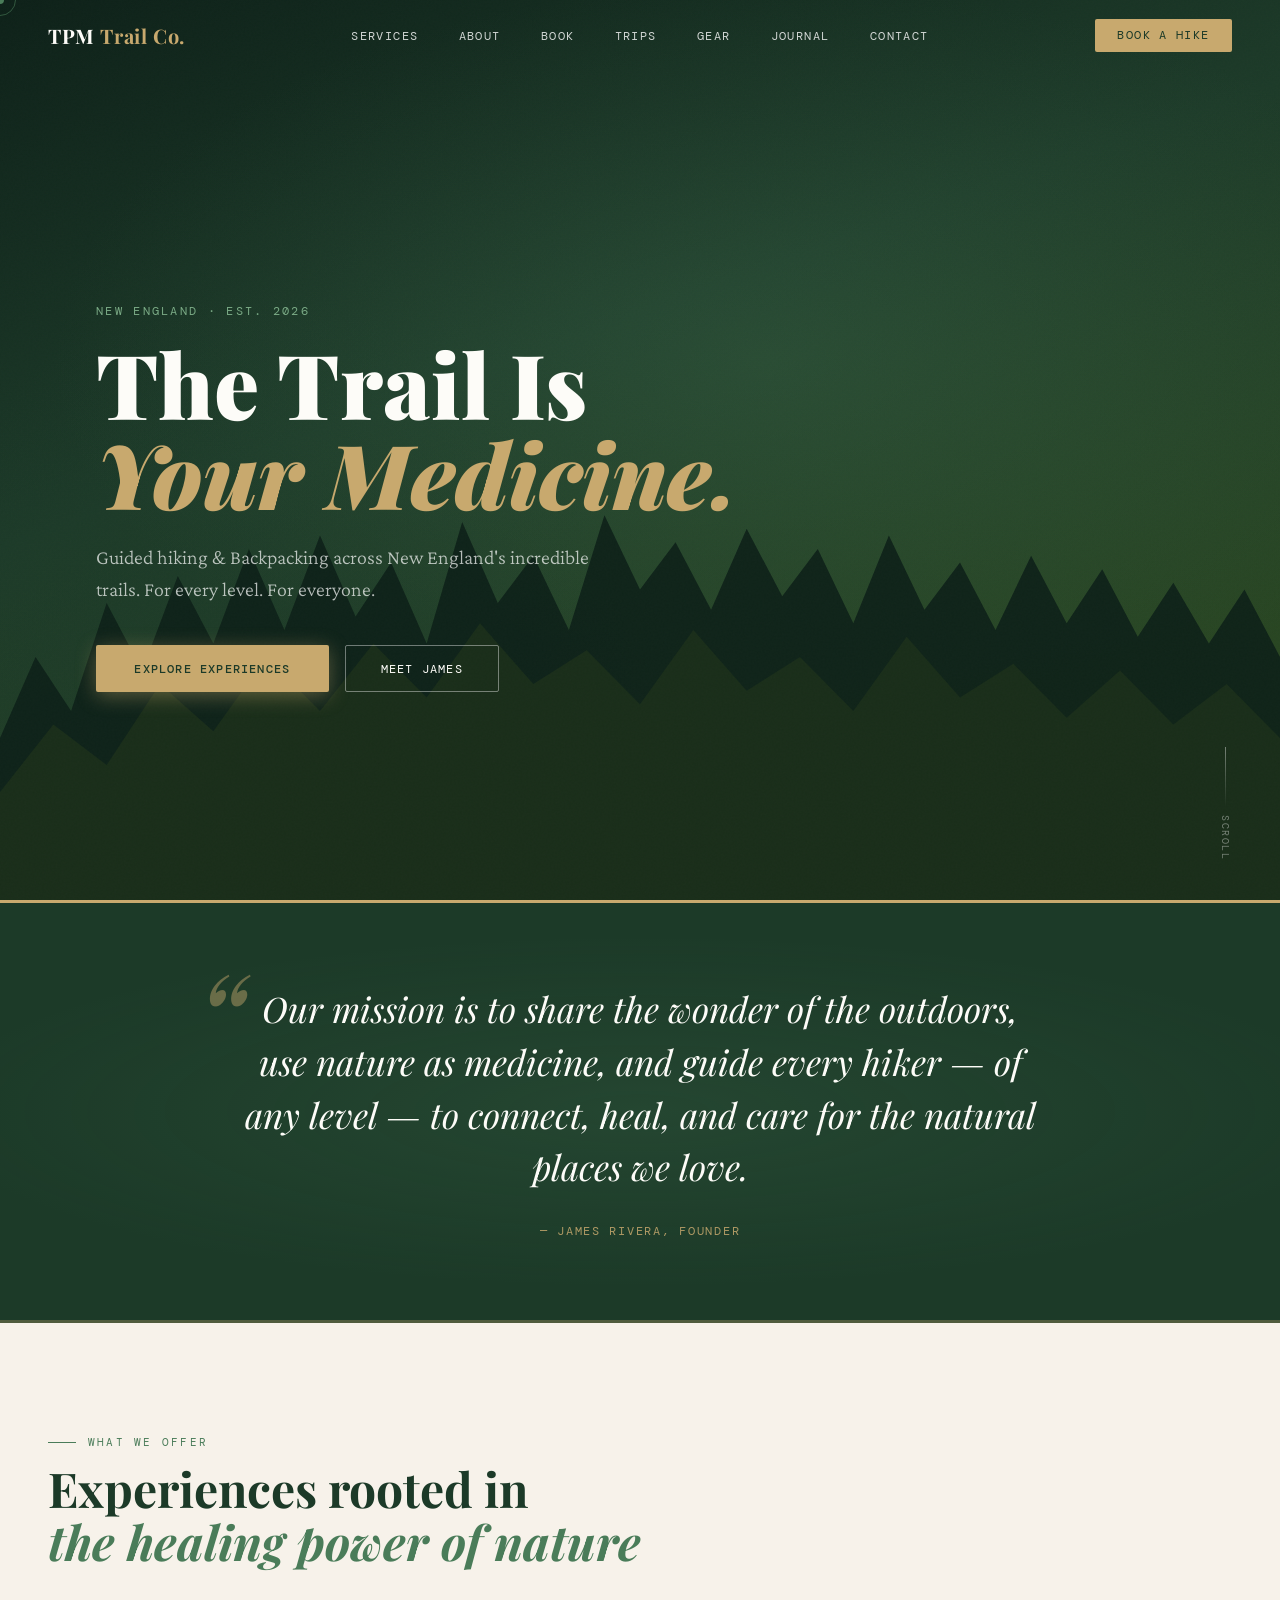
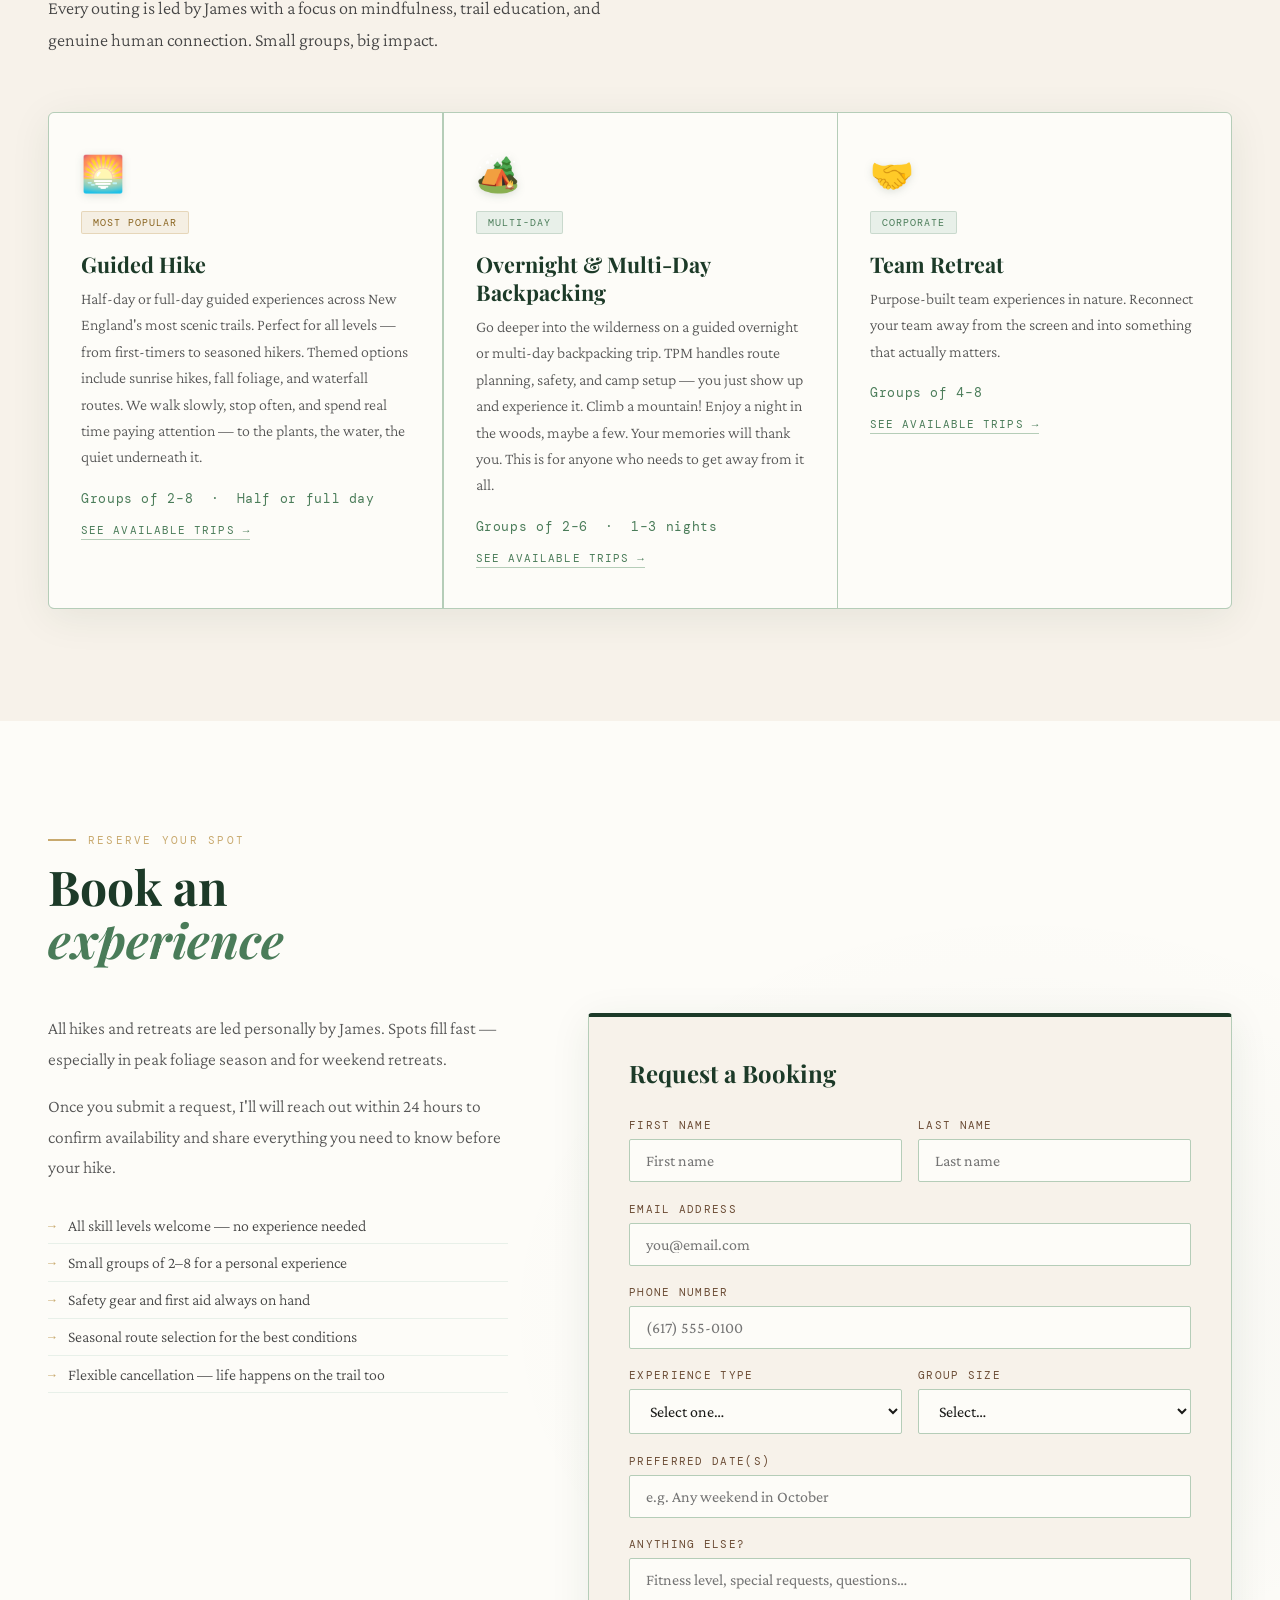
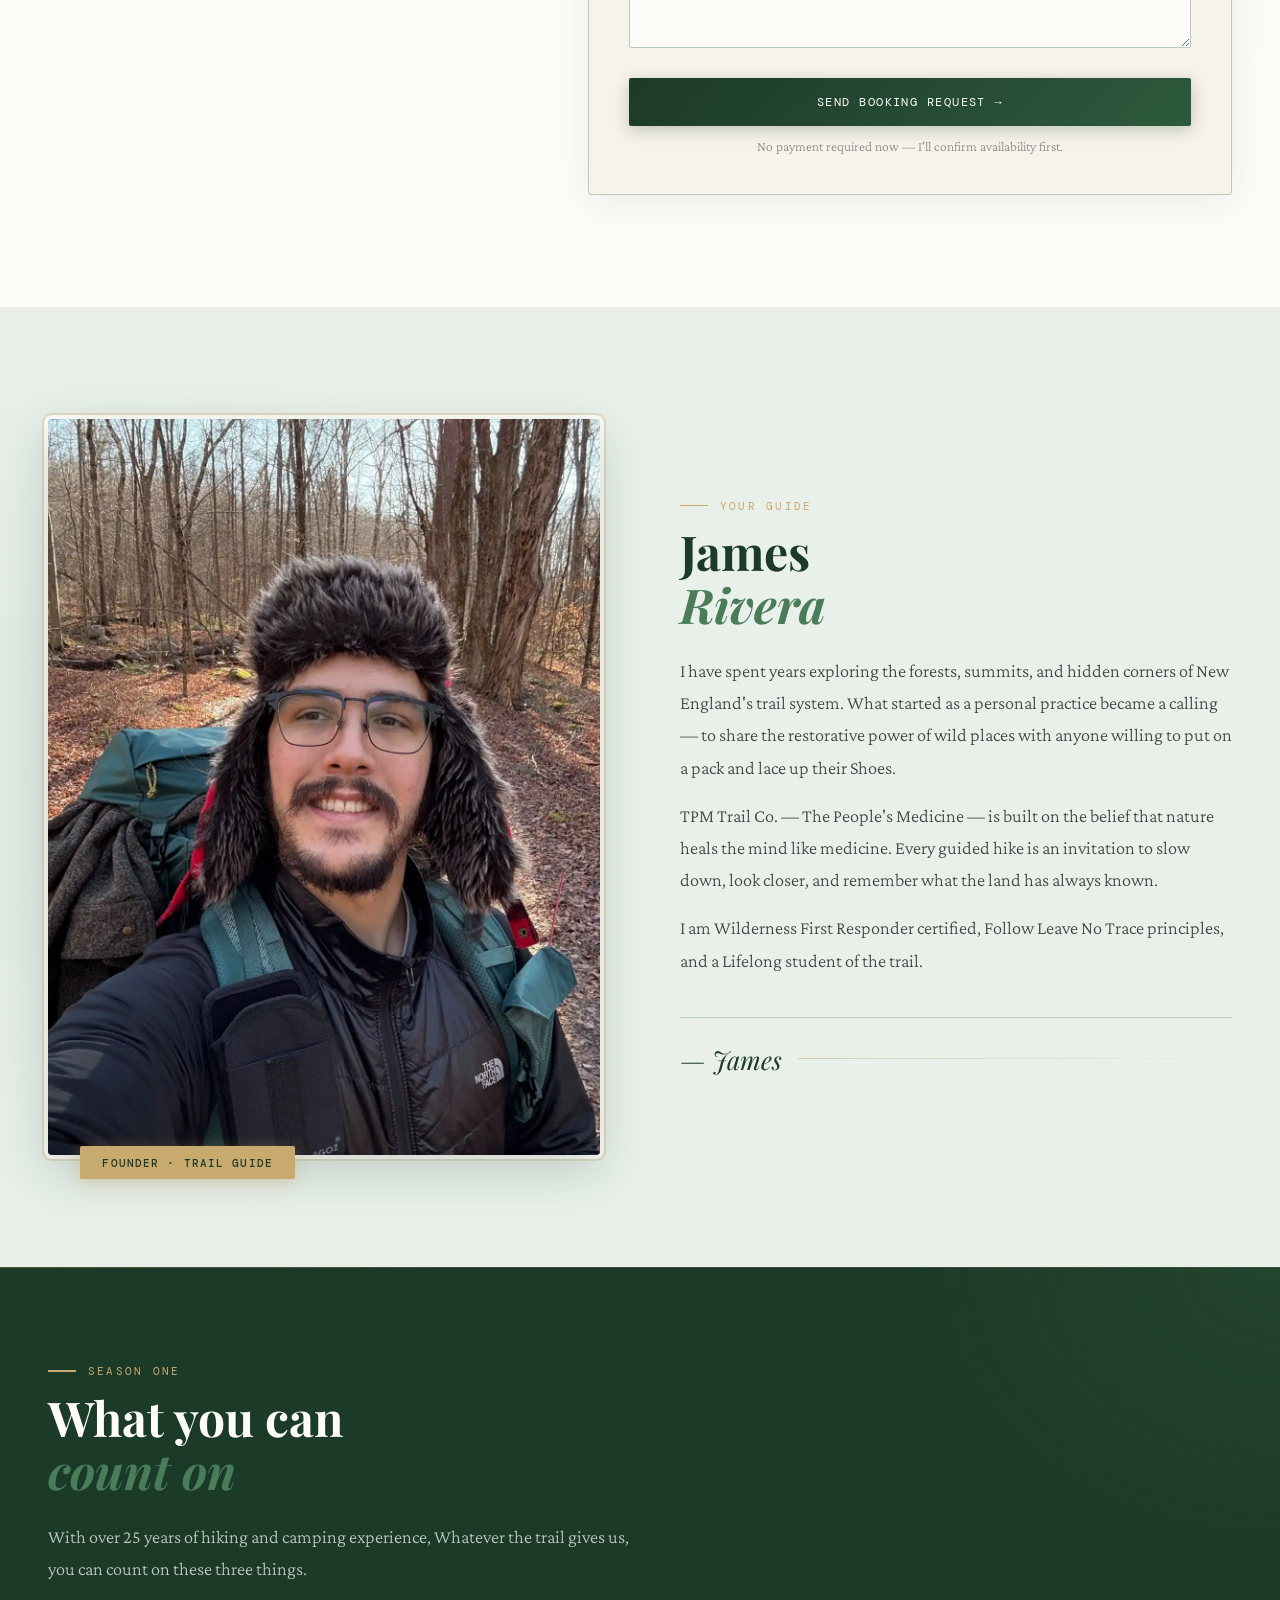
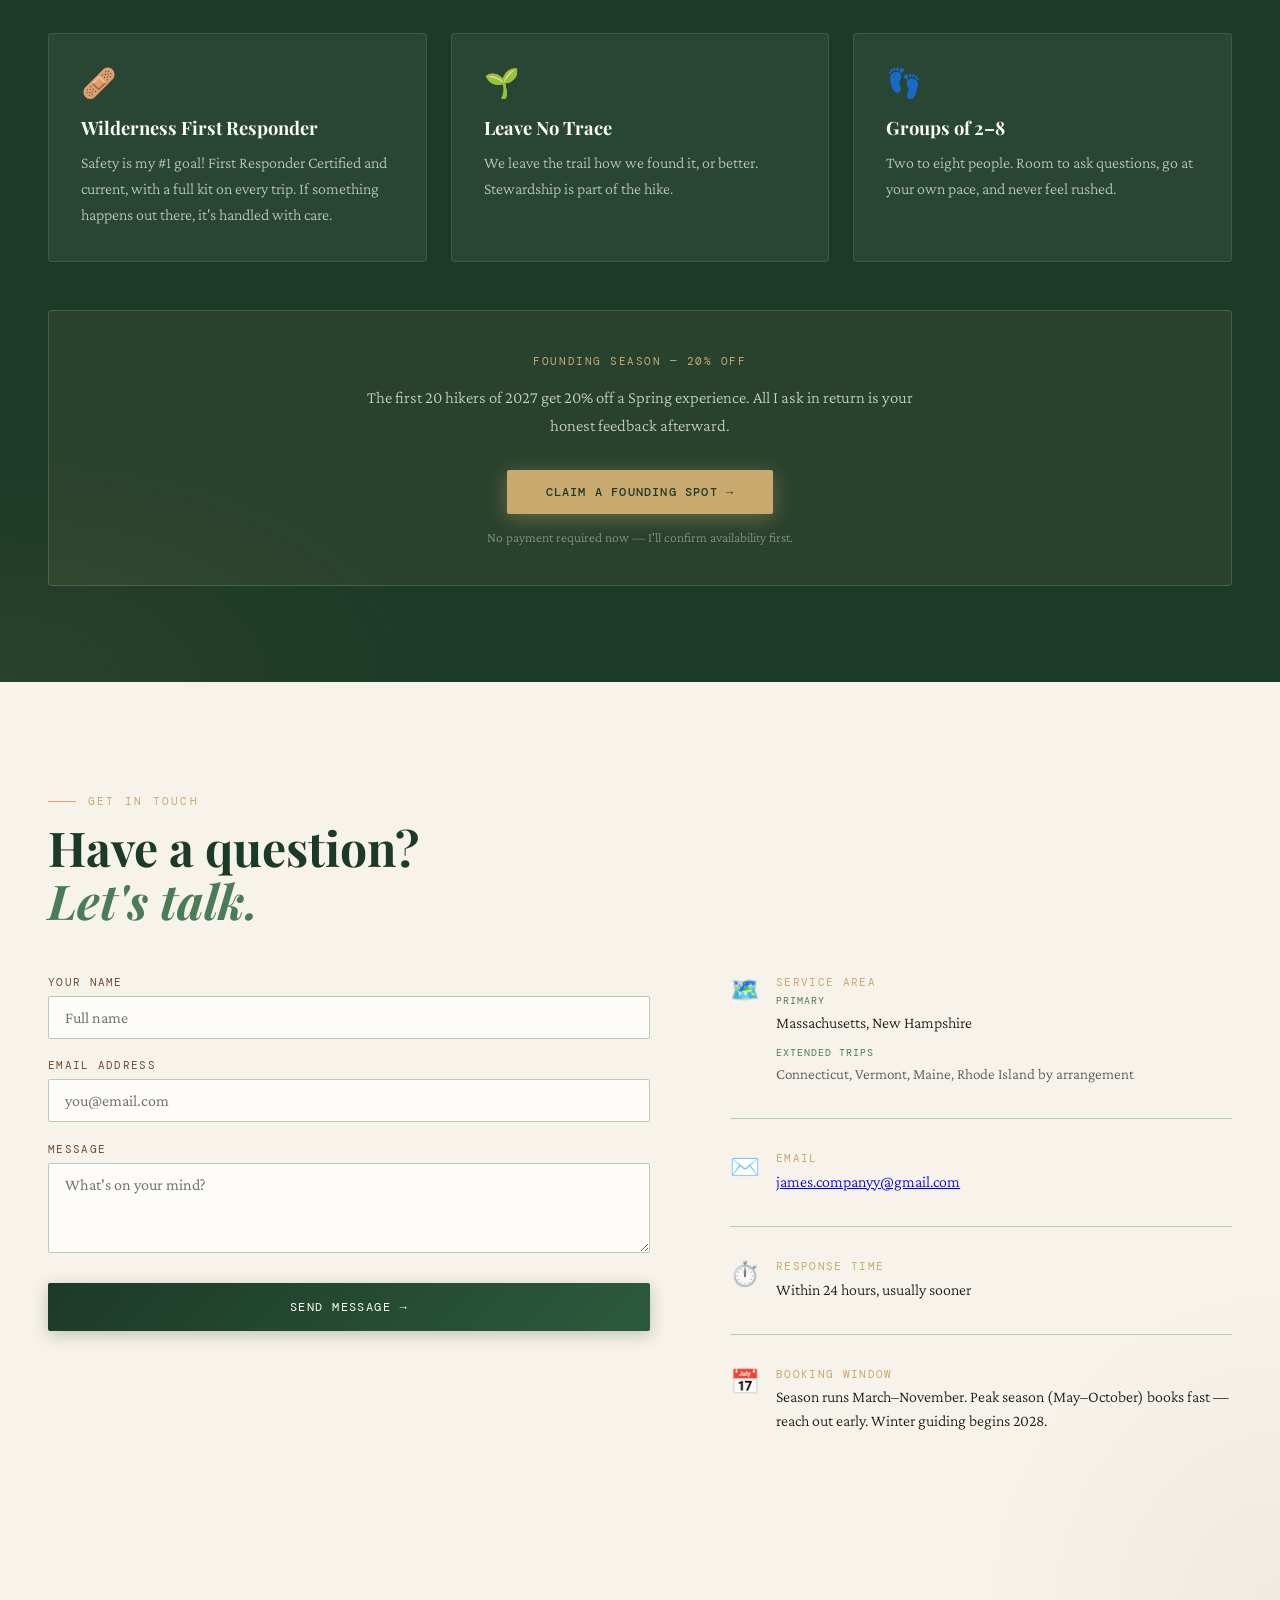
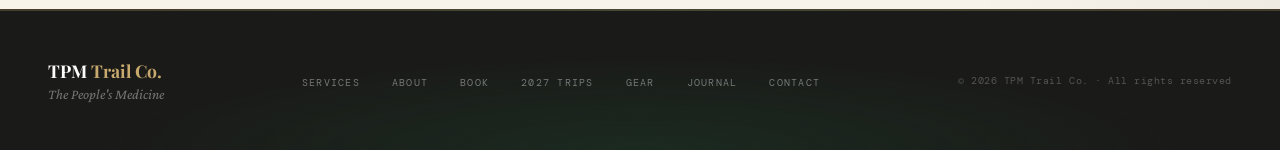
<file: index.html>
<!DOCTYPE html>
<html lang="en">
<head>
<meta charset="UTF-8">
<meta name="viewport" content="width=device-width, initial-scale=1.0">
<title>TPM Trail Co. — Guided Hiking & Backpacking in New England</title>

<!-- SEO: core -->
<meta name="description" content="TPM Trail Co. offers guided hiking, multi-day backpacking, and team retreats across Massachusetts and New Hampshire, with extended trips throughout New England. Book a day hike, overnight trip, or team retreat with guide James Rivera.">
<meta name="robots" content="index, follow">
<link rel="canonical" href="https://tpmtrailco.com/">

<!-- SEO: Open Graph -->
<meta property="og:type" content="website">
<meta property="og:url" content="https://tpmtrailco.com/">
<meta property="og:title" content="TPM Trail Co. — Guided Hiking & Backpacking in New England">
<meta property="og:description" content="Guided hiking, multi-day backpacking, and team retreats across Massachusetts and New Hampshire. For every level. For everyone.">
<meta property="og:site_name" content="TPM Trail Co.">
<meta property="og:image" content="https://tpmtrailco.com/images/james.jpg">

<!-- SEO: Twitter Card -->
<meta name="twitter:card" content="summary_large_image">
<meta name="twitter:title" content="TPM Trail Co. — Guided Hiking & Backpacking in New England">
<meta name="twitter:description" content="Guided hiking, multi-day backpacking, and team retreats across Massachusetts and New Hampshire. For every level. For everyone.">
<meta name="twitter:image" content="https://tpmtrailco.com/images/james.jpg">

<!-- SEO: Structured data -->
<script type="application/ld+json">
{
  "@context": "https://schema.org",
  "@type": "LocalBusiness",
  "name": "TPM Trail Co.",
  "alternateName": "The People's Medicine Trail Co.",
  "description": "Guided hiking, multi-day backpacking, and team retreats across Massachusetts and New Hampshire, with extended trips throughout New England.",
  "url": "https://tpmtrailco.com/",
  "foundingDate": "2026",
  "areaServed": [
    { "@type": "State", "name": "Massachusetts" },
    { "@type": "State", "name": "New Hampshire" }
  ],
  "employee": { "@type": "Person", "name": "James Rivera", "jobTitle": "Lead Guide" },
  "hasOfferCatalog": {
    "@type": "OfferCatalog",
    "name": "Guided Outdoor Experiences",
    "itemListElement": [
      {"@type":"Offer","itemOffered":{"@type":"Service","name":"Guided Day Hikes","description":"Single-day guided hiking trips on New England trails."}},
      {"@type":"Offer","itemOffered":{"@type":"Service","name":"Multi-Day Backpacking","description":"Overnight and multi-day guided backpacking trips across New England."}},
      {"@type":"Offer","itemOffered":{"@type":"Service","name":"Team Retreats","description":"Guided team experiences in nature for groups of four to eight."}}
    ]
  }
}
</script>

<link rel="preconnect" href="https://fonts.googleapis.com">
<link href="https://fonts.googleapis.com/css2?family=Playfair+Display:ital,wght@0,400;0,700;0,900;1,400;1,700&family=Crimson+Pro:ital,wght@0,300;0,400;0,600;1,300;1,400&family=DM+Mono:wght@300;400&display=swap" rel="stylesheet">
<link rel="stylesheet" href="css/styles.css">
</head>
<body>

<!-- custom cursor -->
<div class="cursor" id="cursor">
  <div class="cursor-ring" id="cursorRing"></div>
  <div class="cursor-dot" id="cursorDot"></div>
</div>

<!-- nav -->
<nav id="navbar">
  <a href="#" onclick="showPage('main'); window.scrollTo(0,0); return false;" class="nav-logo">TPM <span>Trail Co.</span></a>
  <ul class="nav-links">
    <li><a href="#" onclick="showPage('main'); scrollToId('services'); return false;">Services</a></li>
    <li><a href="#" onclick="showPage('main'); scrollToId('about'); return false;">About</a></li>
    <li><a href="#" onclick="showPage('main'); scrollToId('booking'); return false;">Book</a></li>
    <li><a href="/trips">Trips</a></li>
    <li><a href="/gear">Gear</a></li>
    <li><a href="#" onclick="showPage('blog'); return false;" id="navJournal">Journal</a></li>
    <li><a href="#" onclick="showPage('main'); scrollToId('contact'); return false;">Contact</a></li>
  </ul>
  <button class="nav-book" onclick="showPage('main'); scrollToId('booking');">Book a hike</button>
  <button class="nav-hamburger" id="navHamburger" aria-label="Open menu" aria-expanded="false" onclick="toggleDrawer()">
    <span></span><span></span><span></span>
  </button>
</nav>

<!-- mobile nav drawer -->
<div class="nav-drawer" id="navDrawer" aria-hidden="true">
  <a href="#" onclick="closeDrawer(); showPage('main'); window.scrollTo(0,0); return false;">Home</a>
  <a href="#" onclick="closeDrawer(); showPage('main'); scrollToId('services'); return false;">Services</a>
  <a href="#" onclick="closeDrawer(); showPage('main'); scrollToId('about'); return false;">About</a>
  <a href="/trips">Trips</a>
  <a href="/gear">Gear</a>
  <a href="#" onclick="closeDrawer(); showPage('blog'); return false;">Journal</a>
  <a href="#" onclick="closeDrawer(); showPage('main'); scrollToId('contact'); return false;">Contact</a>
  <button class="drawer-book" onclick="closeDrawer(); showPage('main'); scrollToId('booking');">Book a hike</button>
</div>

<!-- hero -->
<section id="hero">
  <div class="hero-bg"></div>
  <div class="hero-trees"></div>
  <div class="hero-grain"></div>
  <div class="hero-content">
    <p class="hero-eyebrow">New England · Est. 2026</p>
    <h1 class="hero-title">
      The Trail Is<br>
      <em>Your Medicine.</em>
    </h1>
    <p class="hero-sub">Guided hiking &amp; Backpacking across New England's incredible trails. For every level. For everyone.</p>
    <div class="hero-ctas">
      <button class="btn-primary" onclick="scrollToId('services')">Explore experiences</button>
      <button class="btn-outline" onclick="scrollToId('about')">Meet James</button>
    </div>
  </div>
  <div class="hero-scroll">
    <div class="scroll-line"></div>
    <span>Scroll</span>
  </div>
</section>

<!-- mission -->
<section id="mission">
  <div class="container">
    <blockquote>
      Our mission is to share the wonder of the outdoors, use nature as medicine, and guide every hiker — of any level — to connect, heal, and care for the natural places we love.
      <cite>— James Rivera, Founder</cite>
    </blockquote>
  </div>
</section>

<!-- services -->
<section id="services">
  <div class="container">
    <div class="reveal">
      <p class="section-label">What we offer</p>
      <h2 class="section-title">Experiences rooted in<br><em>the healing power of nature</em></h2>
      <p class="section-body">Every outing is led by James with a focus on mindfulness, trail education, and genuine human connection. Small groups, big impact.</p>
    </div>
    <div class="services-grid reveal">

      <div class="service-card" onclick="location.href='/trips?type=guided-hike';">
        <span class="service-icon">🌅</span>
        <span class="service-tag">Most popular</span>
        <div class="service-name">Guided Hike</div>
        <p class="service-desc">Half-day or full-day guided experiences across New England's most scenic trails. Perfect for all levels — from first-timers to seasoned hikers. Themed options include sunrise hikes, fall foliage, and waterfall routes. We walk slowly, stop often, and spend real time paying attention — to the plants, the water, the quiet underneath it.</p>
        <p class="service-price">Groups of 2–8 &nbsp;·&nbsp; Half or full day</p>
        <span class="book-now">See available trips →</span>
      </div>

      <div class="service-card" onclick="location.href='/trips?type=overnight';">
        <span class="service-icon">🏕️</span>
        <span class="service-tag">Multi-day</span>
        <div class="service-name">Overnight &amp; Multi-Day Backpacking</div>
        <p class="service-desc">Go deeper into the wilderness on a guided overnight or multi-day backpacking trip. TPM handles route planning, safety, and camp setup — you just show up and experience it. Climb a mountain! Enjoy a night in the woods, maybe a few. Your memories will thank you. This is for anyone who needs to get away from it all.</p>
        <p class="service-price">Groups of 2–6 &nbsp;·&nbsp; 1–3 nights</p>
        <span class="book-now">See available trips →</span>
      </div>

      <div class="service-card" onclick="location.href='/trips?type=corporate';">
        <span class="service-icon">🤝</span>
        <span class="service-tag">Corporate</span>
        <div class="service-name">Team Retreat</div>
        <p class="service-desc">Purpose-built team experiences in nature. Reconnect your team away from the screen and into something that actually matters.</p>
        <p class="service-price">Groups of 4–8</p>
        <span class="book-now">See available trips →</span>
      </div>

    </div>
  </div>
</section>

<!-- booking -->
<section id="booking">
  <div class="container">
    <div class="reveal">
      <p class="section-label">Reserve your spot</p>
      <h2 class="section-title">Book an<br><em>experience</em></h2>
    </div>
    <div class="booking-layout">
      <div class="booking-info reveal">
        <p>All hikes and retreats are led personally by James. Spots fill fast — especially in peak foliage season and for weekend retreats.</p>
        <p>Once you submit a request, I'll will reach out within 24 hours to confirm availability and share everything you need to know before your hike.</p>
        <ul class="booking-perks">
          <li>All skill levels welcome — no experience needed</li>
          <li>Small groups of 2–8 for a personal experience</li>
          <li>Safety gear and first aid always on hand</li>
          <li>Seasonal route selection for the best conditions</li>
          <li>Flexible cancellation — life happens on the trail too</li>
        </ul>
      </div>
      <div class="booking-form reveal">
        <div class="form-title">Request a Booking</div>
        <form id="bookingForm">
          <input type="hidden" name="_subject" value="New Booking Request — TPM Trail Co.">
          <div class="form-row">
            <div class="form-group">
              <label for="b-first">First name</label>
              <input type="text" id="b-first" name="first_name" placeholder="First name" autocomplete="given-name">
            </div>
            <div class="form-group">
              <label for="b-last">Last name</label>
              <input type="text" id="b-last" name="last_name" placeholder="Last name" autocomplete="family-name">
            </div>
          </div>
          <div class="form-group">
            <label for="b-email">Email address</label>
            <input type="email" id="b-email" name="email" placeholder="you@email.com" autocomplete="email">
          </div>
          <div class="form-group">
            <label for="b-phone">Phone number</label>
            <input type="tel" id="b-phone" name="phone" placeholder="(617) 555-0100" autocomplete="tel">
          </div>
          <div class="form-row">
            <div class="form-group">
              <label for="b-service">Experience type</label>
              <select id="b-service" name="experience_type">
                <option value="">Select one…</option>
                <option>Guided Hike (Half Day)</option>
                <option>Guided Hike (Full Day)</option>
                <option>Overnight Backpacking</option>
                <option>Team Retreat</option>
              </select>
            </div>
            <div class="form-group">
              <label for="b-group">Group size</label>
              <select id="b-group" name="group_size">
                <option value="">Select…</option>
                <option>Just me</option>
                <option>2 people</option>
                <option>3–4 people</option>
                <option>5–6 people</option>
                <option>7–8 people</option>
              </select>
            </div>
          </div>
          <div class="form-group">
            <label for="b-date">Preferred date(s)</label>
            <input type="text" id="b-date" name="preferred_dates" placeholder="e.g. Any weekend in October">
          </div>
          <div class="form-group">
            <label for="b-msg">Anything else?</label>
            <textarea id="b-msg" name="message" placeholder="Fitness level, special requests, questions…"></textarea>
          </div>
          <button type="submit" class="form-submit">Send booking request →</button>
          <p class="form-note">No payment required now — I'll confirm availability first.</p>
        </form>
      </div>
    </div>
  </div>
</section>

<!-- about -->
<section id="about">
  <div class="container">
    <div class="about-layout">
      <div class="about-visual reveal">
        <div class="about-photo-frame">
          <picture>
            <source srcset="images/james.webp" type="image/webp">
            <img src="images/james.jpg" alt="James Rivera, TPM Trail Co. founder and lead guide" loading="lazy" width="600" height="800">
          </picture>
        </div>
        <div class="about-tag">Founder · Trail Guide</div>
      </div>
      <div class="about-text reveal">
        <p class="section-label">Your guide</p>
        <h2 class="section-title">James<br><em>Rivera</em></h2>
        <p class="section-body">I have spent years exploring the forests, summits, and hidden corners of New England's trail system. What started as a personal practice became a calling — to share the restorative power of wild places with anyone willing to put on a pack and lace up their Shoes.</p>
        <p class="section-body" style="margin-top:1rem;">TPM Trail Co. — The People's Medicine — is built on the belief that nature heals the mind like medicine. Every guided hike is an invitation to slow down, look closer, and remember what the land has always known.</p>
        <p class="section-body" style="margin-top:1rem;"> I am Wilderness First Responder certified, Follow Leave No Trace principles, and a Lifelong student of the trail.</p>
        <p class="about-sig">— James</p>
      </div>
    </div>
  </div>
</section>

<!-- founding season -->
<section id="founding">
  <div class="container">
    <div class="reveal">
      <p class="section-label">Season one</p>
      <h2 class="section-title" style="color:var(--white)">What you can<br><em>count on</em></h2>
      <p class="section-body founding-intro">With over 25 years of hiking and camping experience, Whatever the trail gives us, you can count on these three things.</p>
    </div>
    <div class="founding-grid">
      <div class="founding-card reveal">
        <span class="founding-icon">🩹</span>
        <div class="founding-card-title">Wilderness First Responder</div>
        <p class="founding-card-body">Safety is my #1 goal! First Responder Certified and current, with a full kit on every trip. If something happens out there, it's handled with care.</p>
      </div>
      <div class="founding-card reveal">
        <span class="founding-icon">🌱</span>
        <div class="founding-card-title">Leave No Trace</div>
        <p class="founding-card-body">We leave the trail how we found it, or better. Stewardship is part of the hike.</p>
      </div>
      <div class="founding-card reveal">
        <span class="founding-icon">👣</span>
        <div class="founding-card-title">Groups of 2–8</div>
        <p class="founding-card-body">Two to eight people. Room to ask questions, go at your own pace, and never feel rushed.</p>
      </div>
    </div>
    <div class="founding-cta reveal">
      <span class="founding-cta-label">Founding Season — 20% off</span>
      <p class="founding-cta-text">The first 20 hikers of 2027 get 20% off a Spring experience. All I ask in return is your honest feedback afterward. </p>
      <button class="btn-primary" onclick="scrollToId('booking')">Claim a founding spot →</button>
      <p class="form-note form-note--light">No payment required now — I'll confirm availability first.</p>
    </div>
  </div>
</section>

<!-- contact -->
<section id="contact">
  <div class="container">
    <div class="reveal">
      <p class="section-label">Get in touch</p>
      <h2 class="section-title">Have a question?<br><em>Let's talk.</em></h2>
    </div>
    <div class="contact-layout">
      <div class="contact-form reveal">
        <form id="contactForm">
          <input type="hidden" name="_subject" value="Contact Form — TPM Trail Co.">
          <div class="form-group">
            <label for="c-name">Your name</label>
            <input type="text" id="c-name" name="name" placeholder="Full name" autocomplete="name">
          </div>
          <div class="form-group">
            <label for="c-email">Email address</label>
            <input type="email" id="c-email" name="email" placeholder="you@email.com" autocomplete="email">
          </div>
          <div class="form-group">
            <label for="c-msg">Message</label>
            <textarea id="c-msg" name="message" placeholder="What's on your mind?"></textarea>
          </div>
          <button type="submit" class="form-submit">Send message →</button>
        </form>
      </div>
      <div class="contact-info reveal">
        <div class="contact-info-item">
          <span class="contact-icon">🗺️</span>
          <div>
            <div class="contact-info-label">Service area</div>
            <div class="contact-info-value"><strong>Primary</strong>Massachusetts, New Hampshire</div>
            <div class="contact-info-value contact-info-value--sub"><strong>Extended trips</strong>Connecticut, Vermont, Maine, Rhode Island by arrangement</div>
          </div>
        </div>
        <div class="contact-info-item">
          <span class="contact-icon">✉️</span>
          <div>
            <div class="contact-info-label">Email</div>
            <div class="contact-info-value"><a href="mailto:james.companyy@gmail.com">james.companyy@gmail.com</a></div>
          </div>
        </div>
        <div class="contact-info-item">
          <span class="contact-icon">⏱️</span>
          <div>
            <div class="contact-info-label">Response time</div>
            <div class="contact-info-value">Within 24 hours, usually sooner</div>
          </div>
        </div>
        <div class="contact-info-item">
          <span class="contact-icon">📅</span>
          <div>
            <div class="contact-info-label">Booking window</div>
            <div class="contact-info-value">Season runs March–November. Peak season (May–October) books fast — reach out early. Winter guiding begins 2028.</div>
          </div>
        </div>
      </div>
    </div>
  </div>
</section>

<!-- footer -->
<footer>
  <div>
    <div class="footer-logo">TPM <span>Trail Co.</span></div>
    <div class="footer-tagline">The People's Medicine</div>
  </div>
  <ul class="footer-links">
    <li><a href="#" onclick="scrollToId('services'); return false;">Services</a></li>
    <li><a href="#" onclick="scrollToId('about'); return false;">About</a></li>
    <li><a href="#" onclick="scrollToId('booking'); return false;">Book</a></li>
    <li><a href="/trips">2027 Trips</a></li>
    <li><a href="/gear">Gear</a></li>
    <li><a href="#" onclick="showPage('blog'); return false;">Journal</a></li>
    <li><a href="#" onclick="scrollToId('contact'); return false;">Contact</a></li>
  </ul>
  <div class="footer-copy">© 2026 TPM Trail Co. · All rights reserved</div>
</footer>

<!-- toast -->
<div class="toast" id="toast"></div>

<!-- ═══════════════════════════════════════════════════
     BLOG / JOURNAL PAGE
═══════════════════════════════════════════════════ -->
<div id="blogPage" style="display:none;">

  <div class="blog-hero">
    <div class="blog-hero-inner">
      <div class="blog-hero-meta">
        <p class="blog-eyebrow">TPM Trail Co. · New England</p>
        <span class="blog-badge" id="blogBadge" hidden></span>
      </div>
      <h1>The Trail<br><em>Journal</em></h1>
      <p>Trip reports, trail history, ecology deep-dives, and gear guides from New England's backcountry — written by James Rivera.</p>
    </div>
  </div>

  <div class="filters-bar">
    <div class="filters-inner">
      <button class="filter-btn active" onclick="filterPosts('all', this)">All Posts</button>
      <button class="filter-btn" onclick="filterPosts('Trail Stories', this)">🥾 Trail Stories</button>
      <button class="filter-btn" onclick="filterPosts('Ecology', this)">🌿 Ecology</button>
      <button class="filter-btn" onclick="filterPosts('Gear', this)">🎒 Gear</button>
      <span class="filter-count" id="filterCount"></span>
    </div>
  </div>

  <div class="blog-layout">
    <main>
      <div id="featuredContainer"></div>
      <div class="posts-grid" id="postsGrid"></div>
      <div class="empty-state" id="emptyState" style="display:none">
        <p>No posts in this category yet — check back soon.</p>
      </div>
    </main>

    <aside class="sidebar">
      <div class="sidebar-widget">
        <div class="widget-title">Join the Trail List</div>
        <p class="widget-body">Monthly trail highlights, early booking access, and seasonal guides — straight to your inbox.</p>
        <form class="newsletter-form" onsubmit="handleNewsletter(event)">
          <input type="hidden" name="_subject" value="New Trail List Signup — TPM Trail Co.">
          <input class="newsletter-input" type="text" name="name" placeholder="Your name" required autocomplete="name">
          <input class="newsletter-input" type="email" name="email" placeholder="Email address" required autocomplete="email">
          <button class="newsletter-btn" type="submit">Subscribe →</button>
          <p class="newsletter-note">No spam. Unsubscribe anytime.</p>
        </form>
      </div>
      <div class="sidebar-widget">
        <div class="widget-title">Recent Posts</div>
        <ul class="recent-list" id="recentList"></ul>
      </div>
      <div class="sidebar-widget">
        <div class="widget-title">Topics</div>
        <div class="tag-cloud">
          <span class="tag-pill" onclick="filterPosts('Trail Stories', null)">Trail History</span>
          <span class="tag-pill" onclick="filterPosts('Ecology', null)">Plant Medicine</span>
          <span class="tag-pill" onclick="filterPosts('Ecology', null)">Wildlife</span>
          <span class="tag-pill" onclick="filterPosts('Gear', null)">Gear Lists</span>
          <span class="tag-pill" onclick="filterPosts('Trail Stories', null)">Trip Reports</span>
          <span class="tag-pill" onclick="filterPosts('Ecology', null)">Geology</span>
          <span class="tag-pill" onclick="filterPosts('Gear', null)">Beginner Tips</span>
          <span class="tag-pill" onclick="filterPosts('Trail Stories', null)">Foliage</span>
          <span class="tag-pill" onclick="filterPosts('Ecology', null)">Fungi</span>
          <span class="tag-pill" onclick="filterPosts('Gear', null)">Safety</span>
        </div>
      </div>
      <div class="sidebar-widget sidebar-widget--dark">
        <div class="widget-title widget-title--gold">Ready to hit the trail?</div>
        <p class="widget-body widget-body--muted">James guides hikers of every level across New England's best trails. Book your experience today.</p>
        <button class="sidebar-cta" onclick="showPage('main'); scrollToId('booking');">Book a hike →</button>
      </div>
    </aside>
  </div>

  <!-- article modal -->
  <div class="article-overlay" id="articleOverlay" onclick="closeArticle(event)">
    <div class="article-modal" id="articleModal">
      <button class="article-close" onclick="closeArticleBtn()" aria-label="Close article">✕</button>
      <div class="article-hero-img">
        <div class="article-hero-img-bg" id="articleHeroImg"></div>
      </div>
      <div class="article-content">
        <div class="article-category" id="articleCat"></div>
        <h1 class="article-title" id="articleTitle"></h1>
        <div class="article-byline" id="articleByline"></div>
        <div class="article-body" id="articleBody"></div>
        <div class="article-cta">
          <p>Ready to experience New England's trails with a guide who knows every inch of them?</p>
          <button onclick="closeArticleBtn(); showPage('main'); scrollToId('booking');">Book a hike with James →</button>
        </div>
      </div>
    </div>
  </div>

</div><!-- /blogPage -->

<script src="js/main.js" defer></script>
<script src="js/blog.js" defer></script>
</body>
</html>
</file>
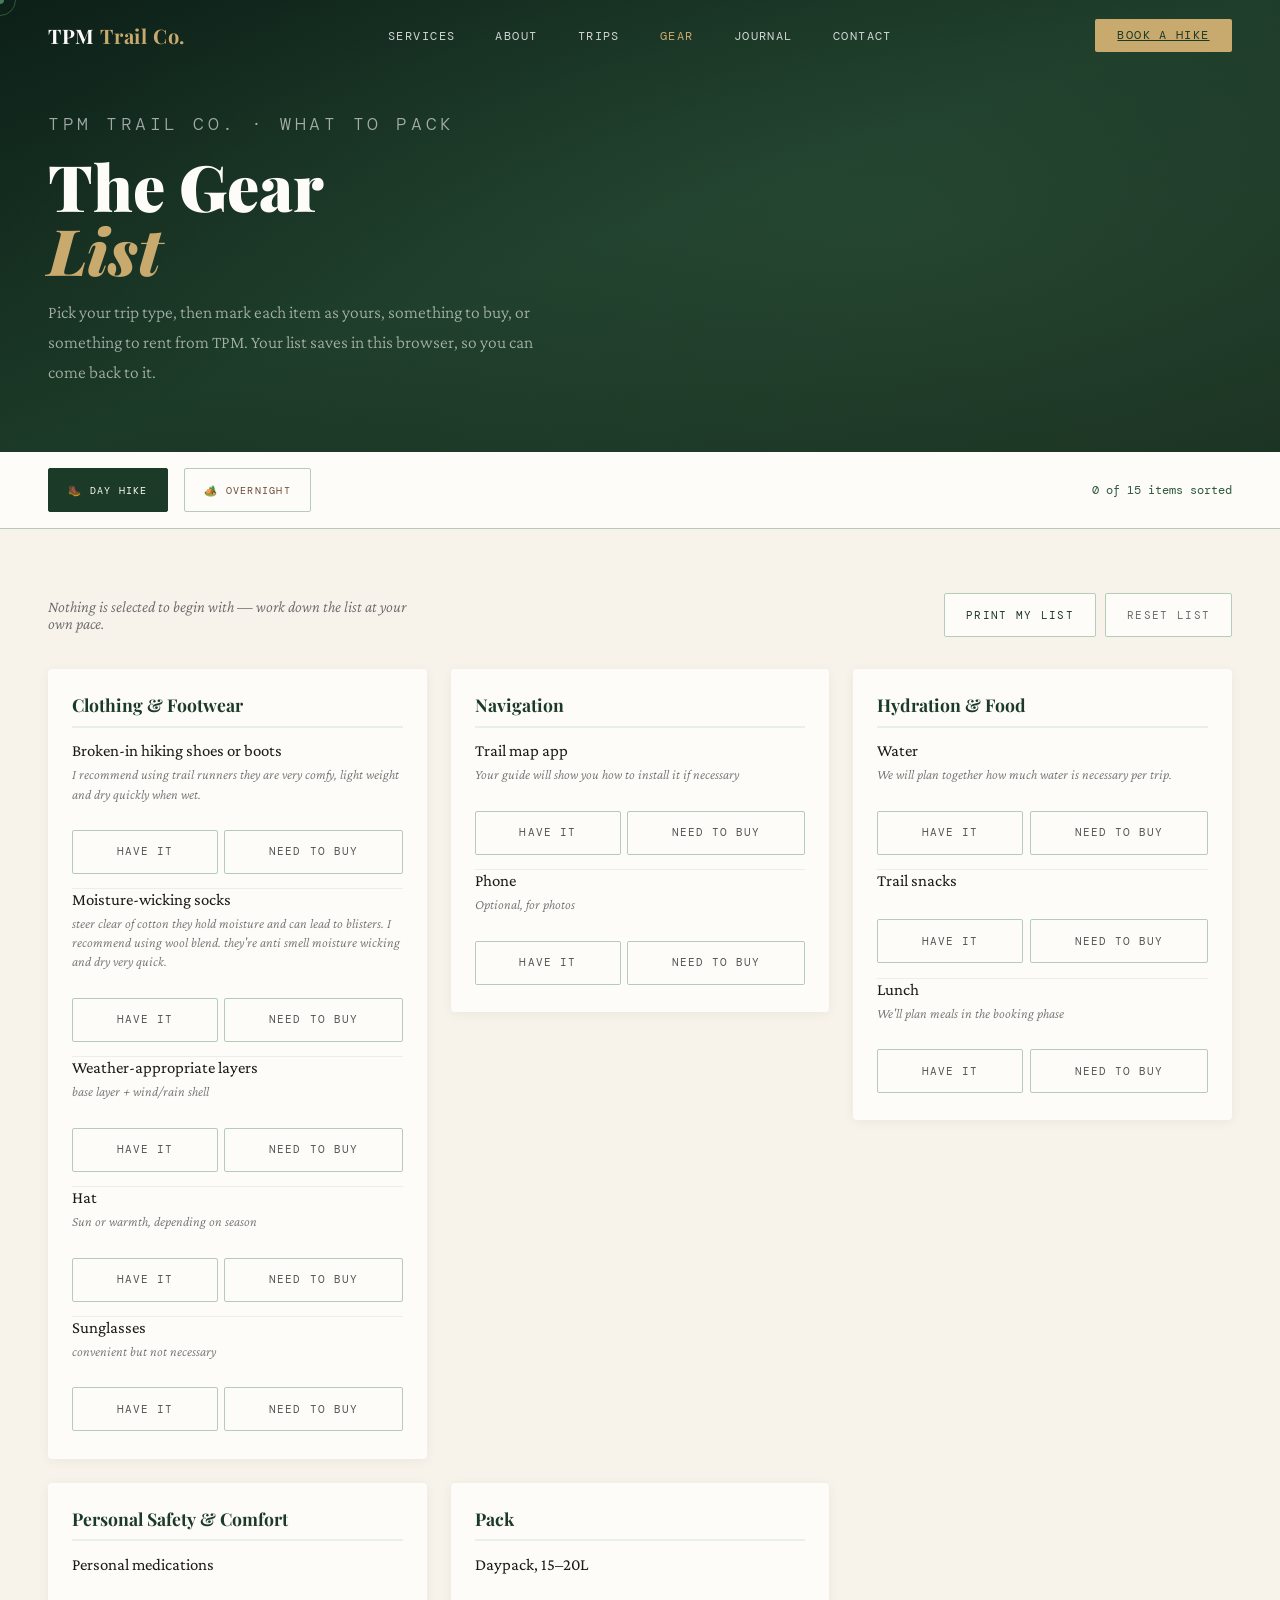
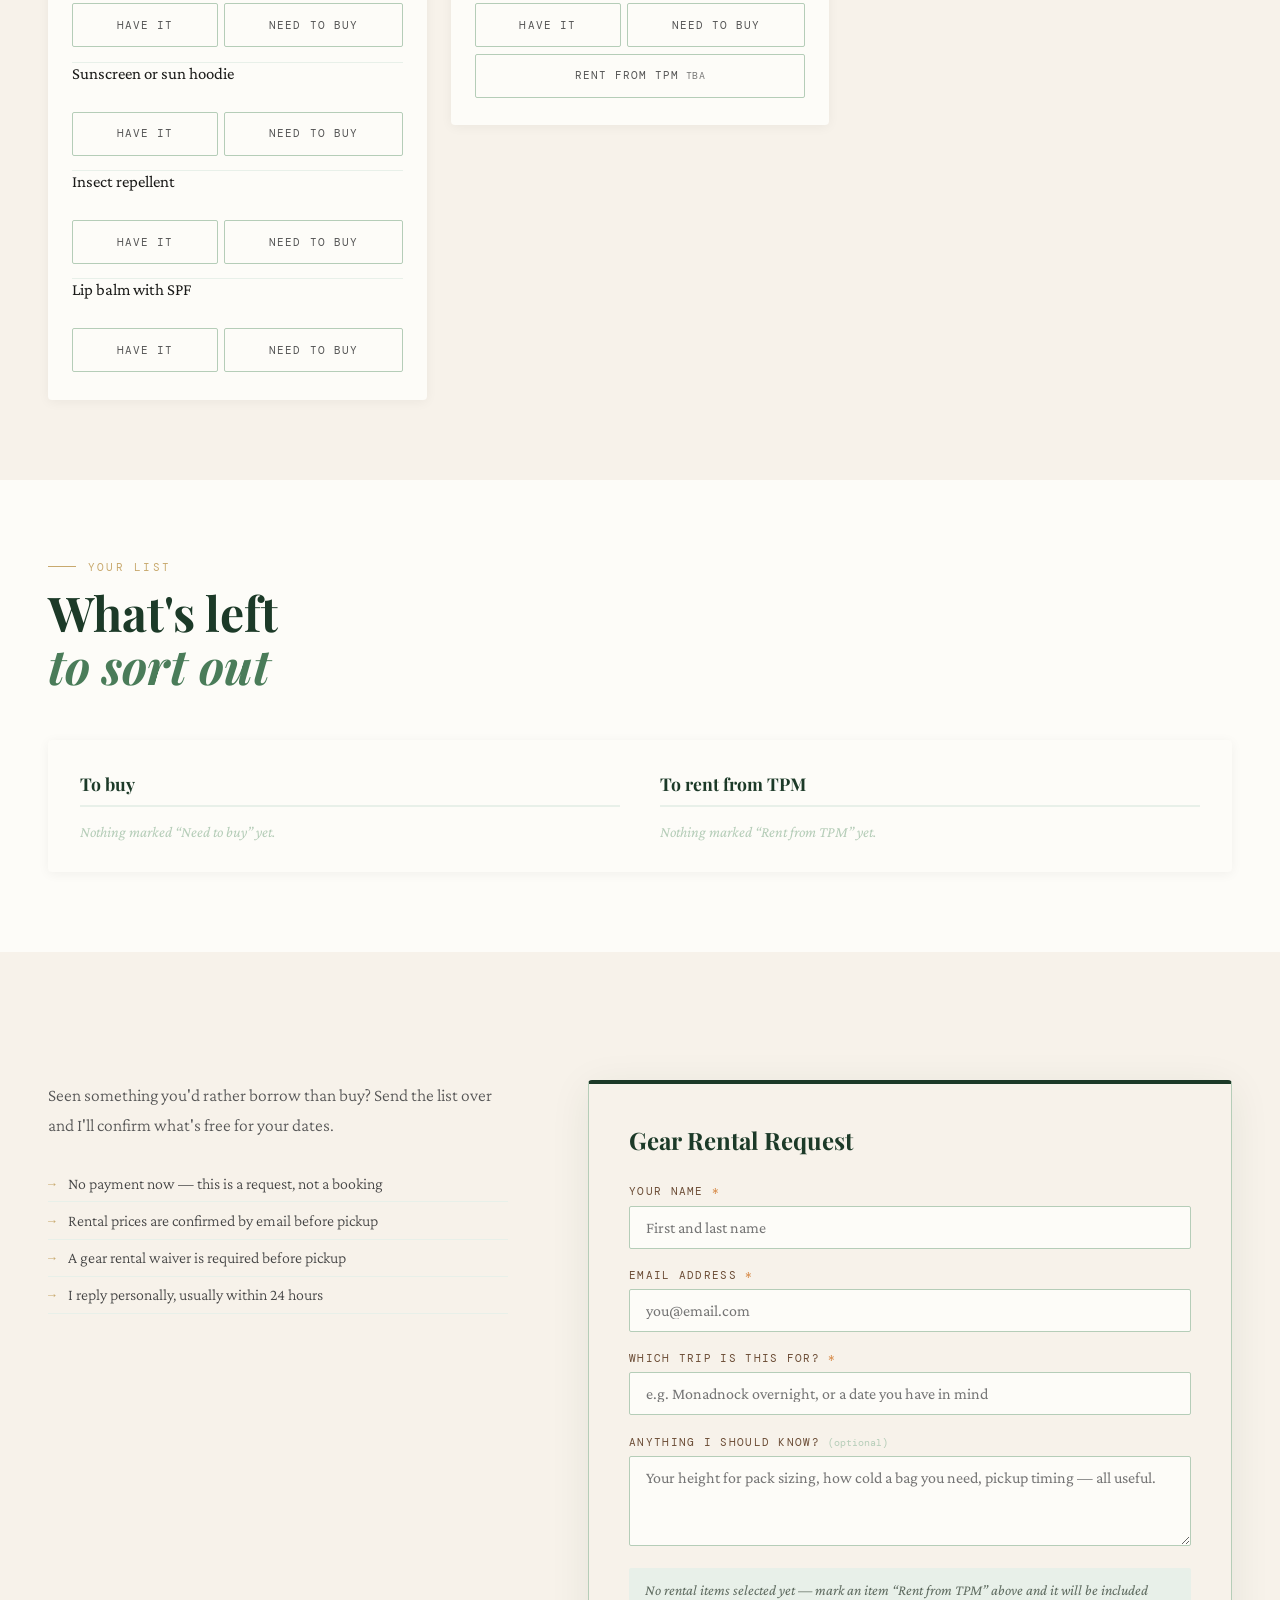
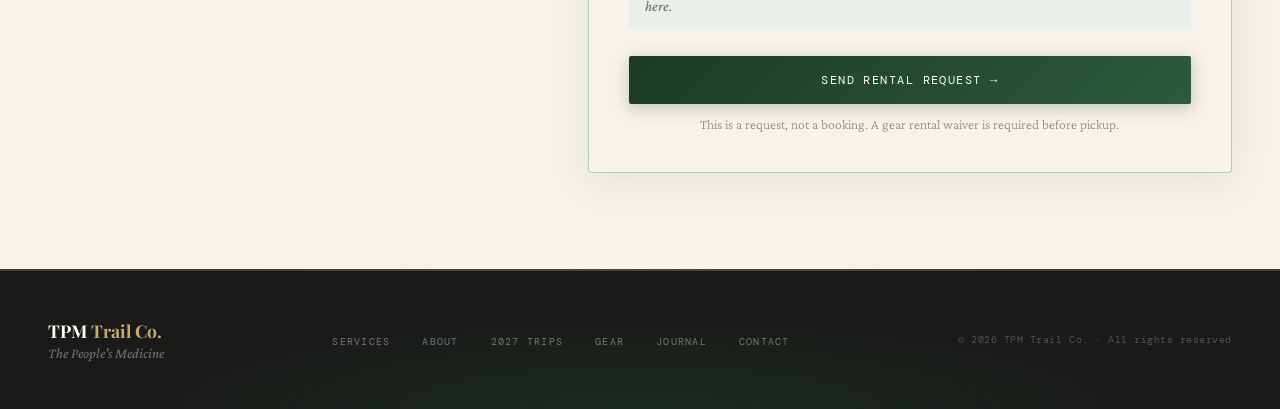
<file: gear.html>
<!DOCTYPE html>
<html lang="en">
<head>
<meta charset="UTF-8">
<meta name="viewport" content="width=device-width, initial-scale=1.0">
<title>Gear List — TPM Trail Co.</title>

<!-- SEO: core -->
<meta name="description" content="An interactive packing list for TPM Trail Co. guided day hikes and overnight backpacking trips. Mark what you have, what you need to buy, and what you'd like to rent from TPM.">
<meta name="robots" content="index, follow">
<link rel="canonical" href="https://tpmtrailco.com/gear">

<!-- SEO: Open Graph -->
<meta property="og:type" content="website">
<meta property="og:url" content="https://tpmtrailco.com/gear">
<meta property="og:title" content="Gear List — TPM Trail Co.">
<meta property="og:description" content="Build your packing list for a guided day hike or overnight trip, then request the gear you'd rather rent than buy.">
<meta property="og:site_name" content="TPM Trail Co.">
<meta property="og:image" content="https://tpmtrailco.com/images/james.jpg">

<!-- SEO: Twitter Card -->
<meta name="twitter:card" content="summary_large_image">
<meta name="twitter:title" content="Gear List — TPM Trail Co.">
<meta name="twitter:description" content="Build your packing list for a guided day hike or overnight trip, then request the gear you'd rather rent than buy.">
<meta name="twitter:image" content="https://tpmtrailco.com/images/james.jpg">

<link rel="preconnect" href="https://fonts.googleapis.com">
<link href="https://fonts.googleapis.com/css2?family=Playfair+Display:ital,wght@0,400;0,700;0,900;1,400;1,700&family=Crimson+Pro:ital,wght@0,300;0,400;0,600;1,300;1,400&family=DM+Mono:wght@300;400&display=swap" rel="stylesheet">
<link rel="stylesheet" href="css/styles.css">
</head>
<body>

<!-- custom cursor -->
<div class="cursor" id="cursor">
  <div class="cursor-ring" id="cursorRing"></div>
  <div class="cursor-dot" id="cursorDot"></div>
</div>

<!-- nav — plain hrefs, since this is a standalone page -->
<nav id="navbar">
  <a href="/" class="nav-logo">TPM <span>Trail Co.</span></a>
  <ul class="nav-links">
    <li><a href="/#services">Services</a></li>
    <li><a href="/#about">About</a></li>
    <li><a href="/trips">Trips</a></li>
    <li><a href="/gear" class="active" aria-current="page">Gear</a></li>
    <li><a href="/journal">Journal</a></li>
    <li><a href="/#contact">Contact</a></li>
  </ul>
  <a class="nav-book" href="/#booking">Book a hike</a>
  <button class="nav-hamburger" id="navHamburger" aria-label="Open menu" aria-expanded="false" onclick="toggleDrawer()">
    <span></span><span></span><span></span>
  </button>
</nav>

<!-- mobile nav drawer -->
<div class="nav-drawer" id="navDrawer" aria-hidden="true">
  <a href="/">Home</a>
  <a href="/#services">Services</a>
  <a href="/#about">About</a>
  <a href="/trips">Trips</a>
  <a href="/gear" aria-current="page">Gear</a>
  <a href="/journal">Journal</a>
  <a href="/#contact">Contact</a>
  <a class="drawer-book" href="/#booking">Book a hike</a>
</div>

<!-- hero -->
<header class="blog-hero">
  <div class="blog-hero-inner">
    <div class="blog-hero-meta">
      <p class="blog-eyebrow">TPM Trail Co. · What to pack</p>
      <span class="blog-badge" id="gearCount" hidden></span>
    </div>
    <h1>The Gear<br><em>List</em></h1>
    <p>Pick your trip type, then mark each item as yours, something to buy, or something to rent from TPM. Your list saves in this browser, so you can come back to it.</p>
  </div>
</header>

<!-- trip type -->
<div class="filters-bar" id="gearTypeBar">
  <div class="filters-inner" role="group" aria-label="Trip type">
    <button class="filter-btn active" type="button" data-type="day" aria-pressed="true" onclick="setTripType('day', this)">🥾 Day Hike</button>
    <button class="filter-btn" type="button" data-type="overnight" aria-pressed="false" onclick="setTripType('overnight', this)">🏕️ Overnight</button>
    <span class="filter-count" id="gearProgress" role="status"></span>
  </div>
</div>

<!-- the list -->
<section id="gear">
  <div class="container">

    <div class="gear-toolbar">
      <p class="gear-toolbar-note">Nothing is selected to begin with — work down the list at your own pace.</p>
      <div class="gear-toolbar-actions">
        <button type="button" class="gear-action" onclick="printList()">Print my list</button>
        <button type="button" class="gear-action gear-action--quiet" onclick="resetList()">Reset list</button>
      </div>
    </div>

    <div class="gear-groups" id="gearGroups"></div>

    <div class="empty-state" id="gearEmpty" hidden>
      <p>The gear list is being written up.</p>
      <p class="empty-sub">Email james.companyy@gmail.com and I'll send you the packing list for your trip.</p>
    </div>

  </div>
</section>

<!-- summary -->
<section id="summary">
  <div class="container">
    <div class="reveal">
      <p class="section-label">Your list</p>
      <h2 class="section-title">What's left<br><em>to sort out</em></h2>
    </div>

    <div class="gear-summary" id="gearSummary">
      <p class="gear-print-head" id="gearPrintHead"></p>

      <div class="gear-summary-cols">
        <div class="gear-summary-col">
          <h3 class="gear-summary-title">To buy</h3>
          <ul class="gear-summary-list" id="gearBuyList"></ul>
          <p class="gear-summary-empty" id="gearBuyEmpty">Nothing marked &ldquo;Need to buy&rdquo; yet.</p>
        </div>
        <div class="gear-summary-col">
          <h3 class="gear-summary-title">To rent from TPM</h3>
          <ul class="gear-summary-list" id="gearRentList"></ul>
          <p class="gear-summary-empty" id="gearRentEmpty">Nothing marked &ldquo;Rent from TPM&rdquo; yet.</p>
        </div>
      </div>

      <p class="gear-print-note">Rental prices shown as TBA are confirmed by email. A gear rental waiver is required before pickup. — TPM Trail Co.</p>
    </div>
  </div>
</section>

<!-- rental request form -->
<section id="rental">
  <div class="container">
    <div class="request-layout">
      <div class="request-info reveal">
        <p>Seen something you'd rather borrow than buy? Send the list over and I'll confirm what's free for your dates.</p>
        <ul class="booking-perks">
          <li>No payment now — this is a request, not a booking</li>
          <li>Rental prices are confirmed by email before pickup</li>
          <li>A gear rental waiver is required before pickup</li>
          <li>I reply personally, usually within 24 hours</li>
        </ul>
      </div>

      <div class="booking-form reveal">
        <div class="form-title">Gear Rental Request</div>
        <form id="gearForm" novalidate>
          <input type="hidden" name="_subject" value="Gear Rental Request — TPM Trail Co.">
          <!-- honeypot: real people never fill this in -->
          <input type="text" name="_gotcha" tabindex="-1" autocomplete="off" aria-hidden="true" class="hp-field">
          <!-- kept in step with the list by gear.js -->
          <input type="hidden" name="trip_type" id="gearTripTypeField" value="Day Hike">
          <input type="hidden" name="rental_items" id="gearRentalField" value="">

          <div class="form-group">
            <label for="g-name">Your name <span class="req">*</span></label>
            <input type="text" id="g-name" name="name" placeholder="First and last name" autocomplete="name" required>
          </div>

          <div class="form-group">
            <label for="g-email">Email address <span class="req">*</span></label>
            <input type="email" id="g-email" name="email" placeholder="you@email.com" autocomplete="email" required>
          </div>

          <div class="form-group">
            <label for="g-trip">Which trip is this for? <span class="req">*</span></label>
            <input type="text" id="g-trip" name="trip" placeholder="e.g. Monadnock overnight, or a date you have in mind" required>
          </div>

          <div class="form-group">
            <label for="g-notes">Anything I should know? <span class="optional">(optional)</span></label>
            <textarea id="g-notes" name="notes" placeholder="Your height for pack sizing, how cold a bag you need, pickup timing — all useful."></textarea>
          </div>

          <div class="gear-rental-recap" id="gearRentalRecap" aria-live="polite"></div>

          <button type="submit" class="form-submit">Send rental request →</button>
          <p class="form-note">This is a request, not a booking. A gear rental waiver is required before pickup.</p>
        </form>
      </div>
    </div>
  </div>
</section>

<!-- footer -->
<footer>
  <div>
    <div class="footer-logo">TPM <span>Trail Co.</span></div>
    <div class="footer-tagline">The People's Medicine</div>
  </div>
  <ul class="footer-links">
    <li><a href="/#services">Services</a></li>
    <li><a href="/#about">About</a></li>
    <li><a href="/trips">2027 Trips</a></li>
    <li><a href="/gear">Gear</a></li>
    <li><a href="/journal">Journal</a></li>
    <li><a href="/#contact">Contact</a></li>
  </ul>
  <div class="footer-copy">© 2026 TPM Trail Co. · All rights reserved</div>
</footer>

<!-- toast -->
<div class="toast" id="toast"></div>

<script src="js/main.js" defer></script>
<script src="js/gear.js" defer></script>
</body>
</html>
</file>
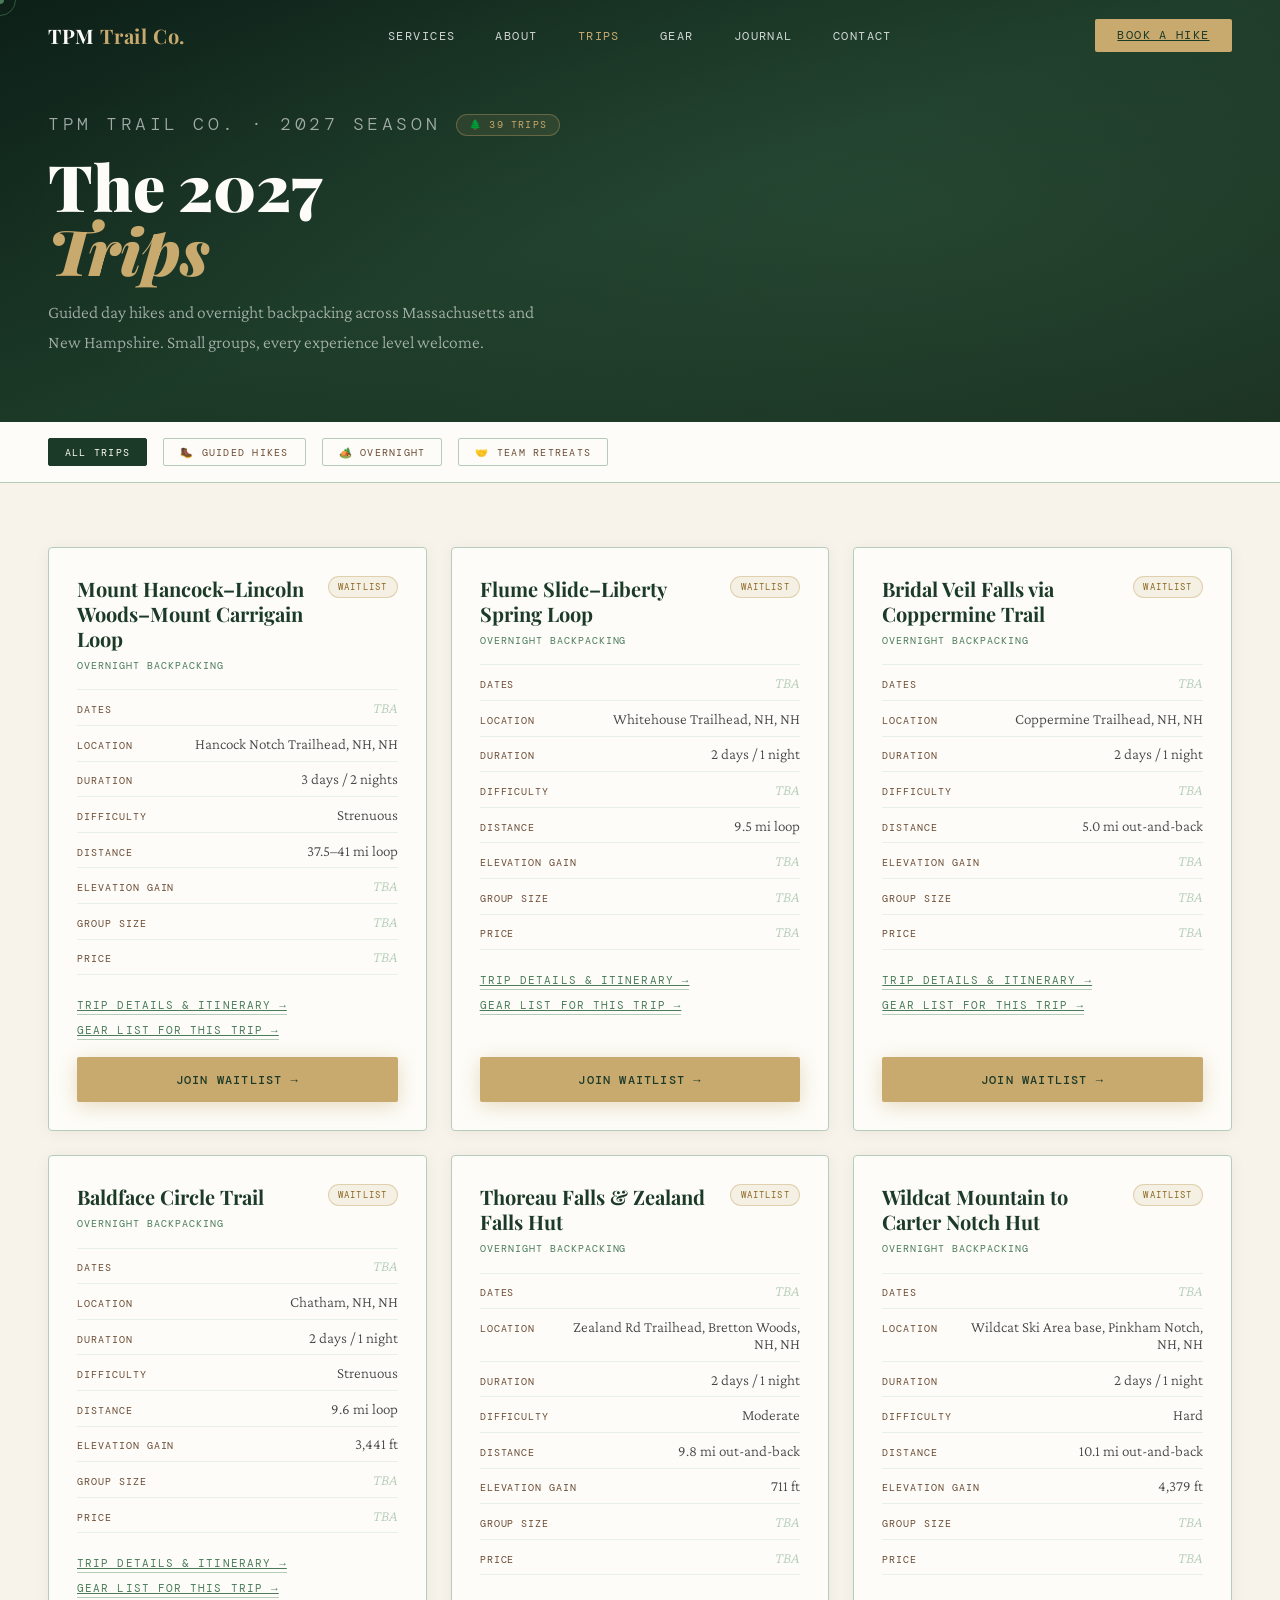
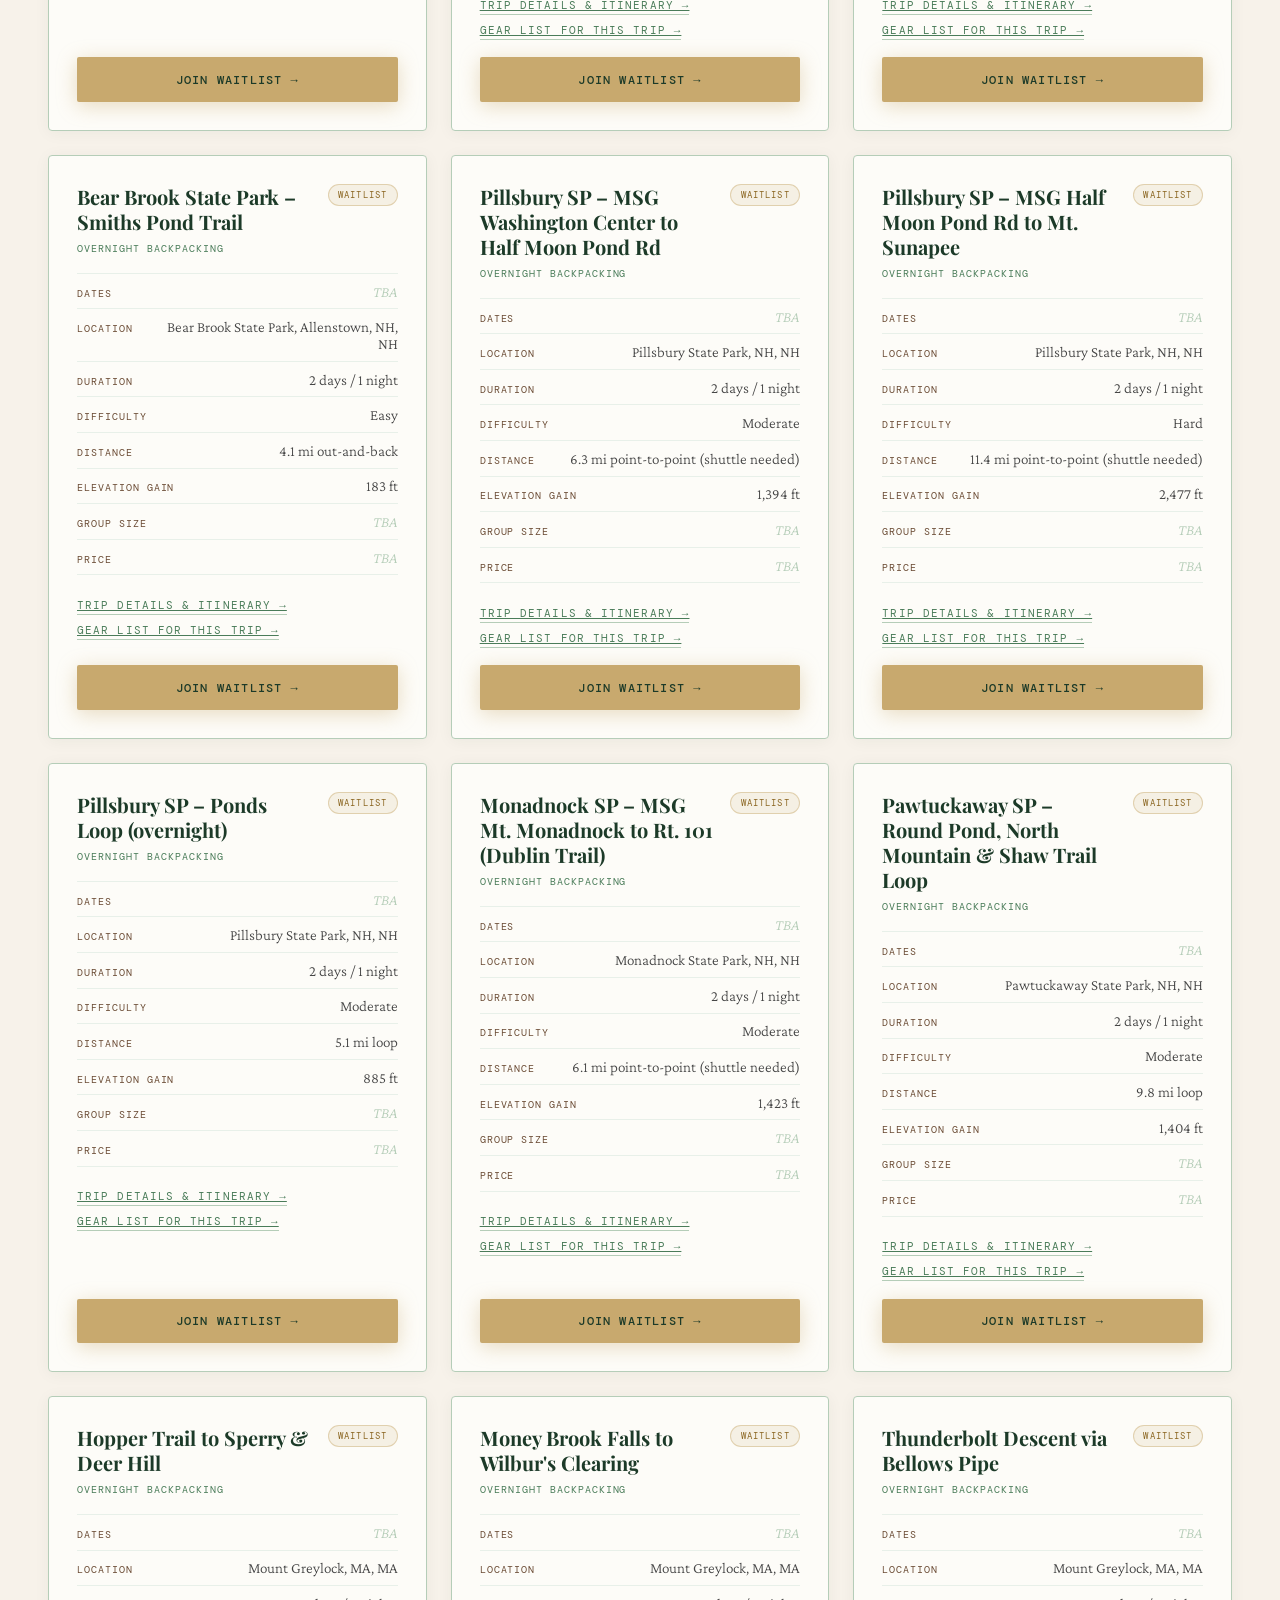
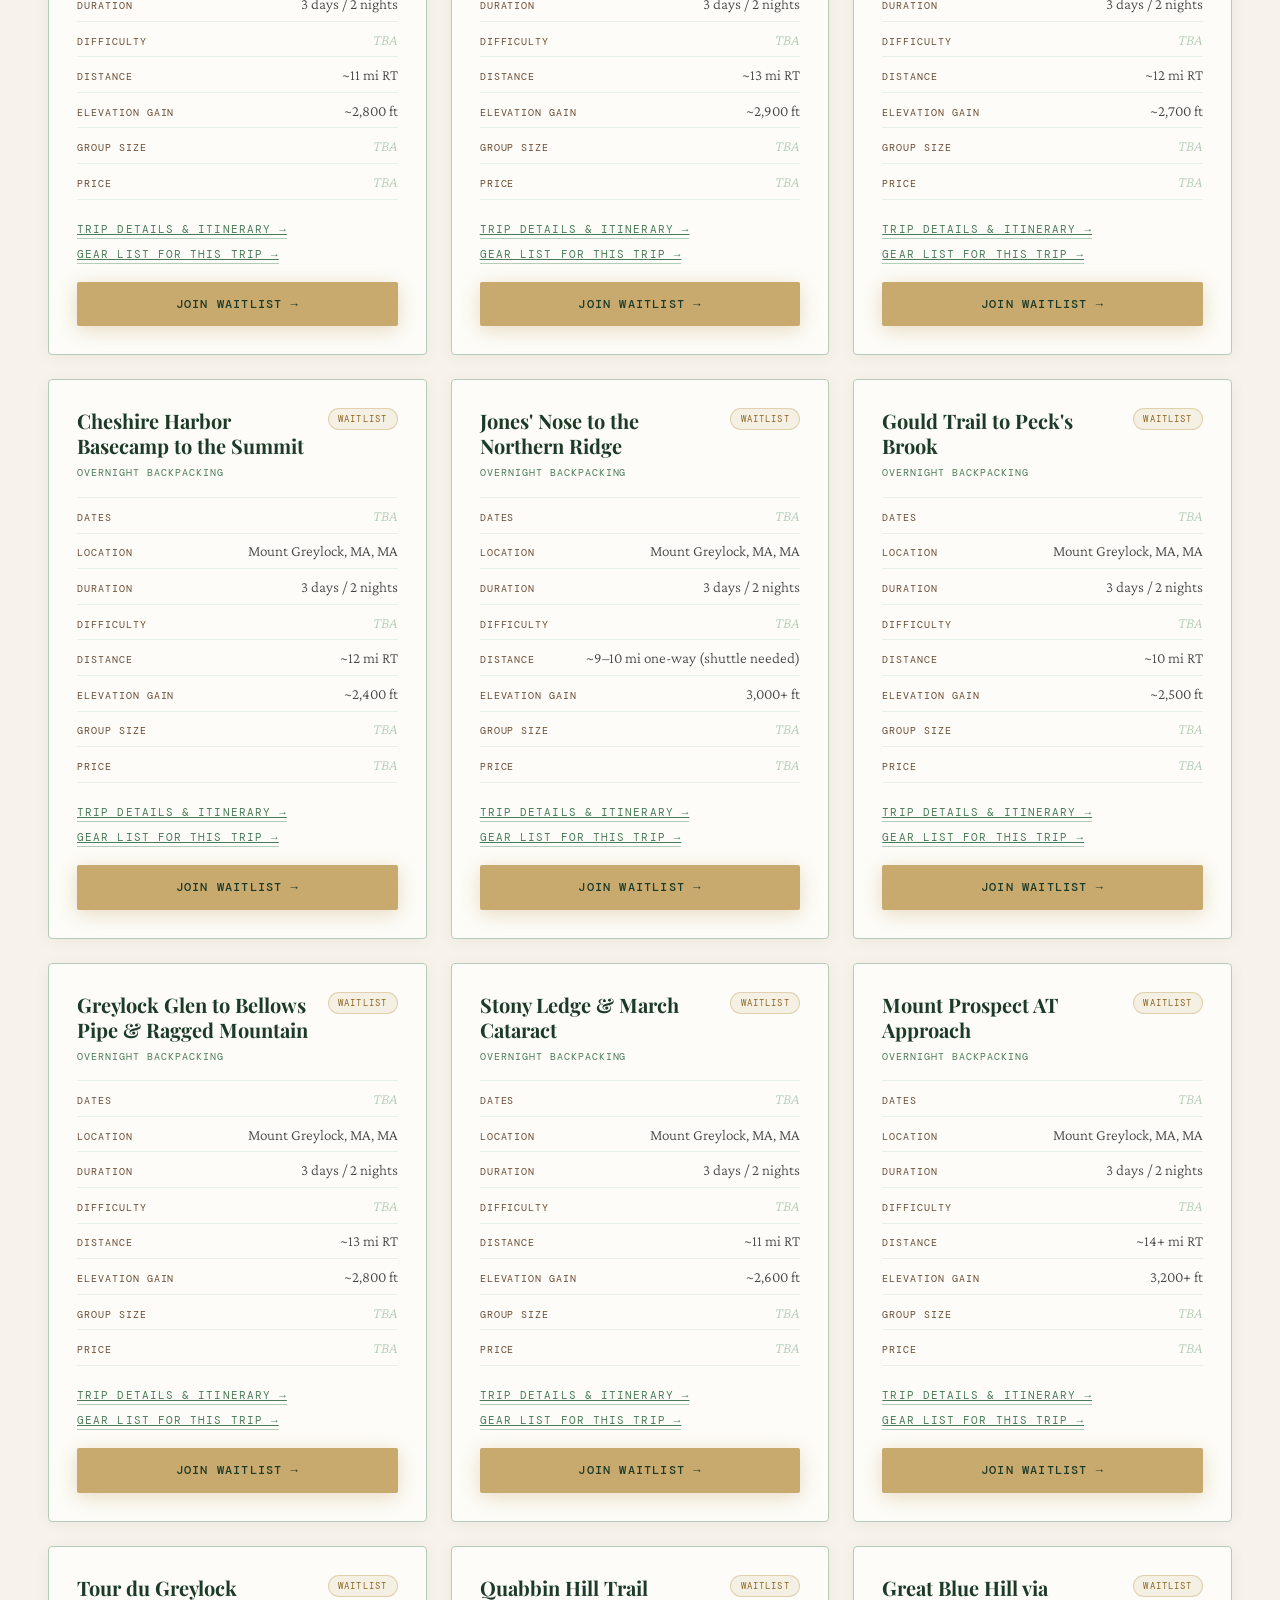
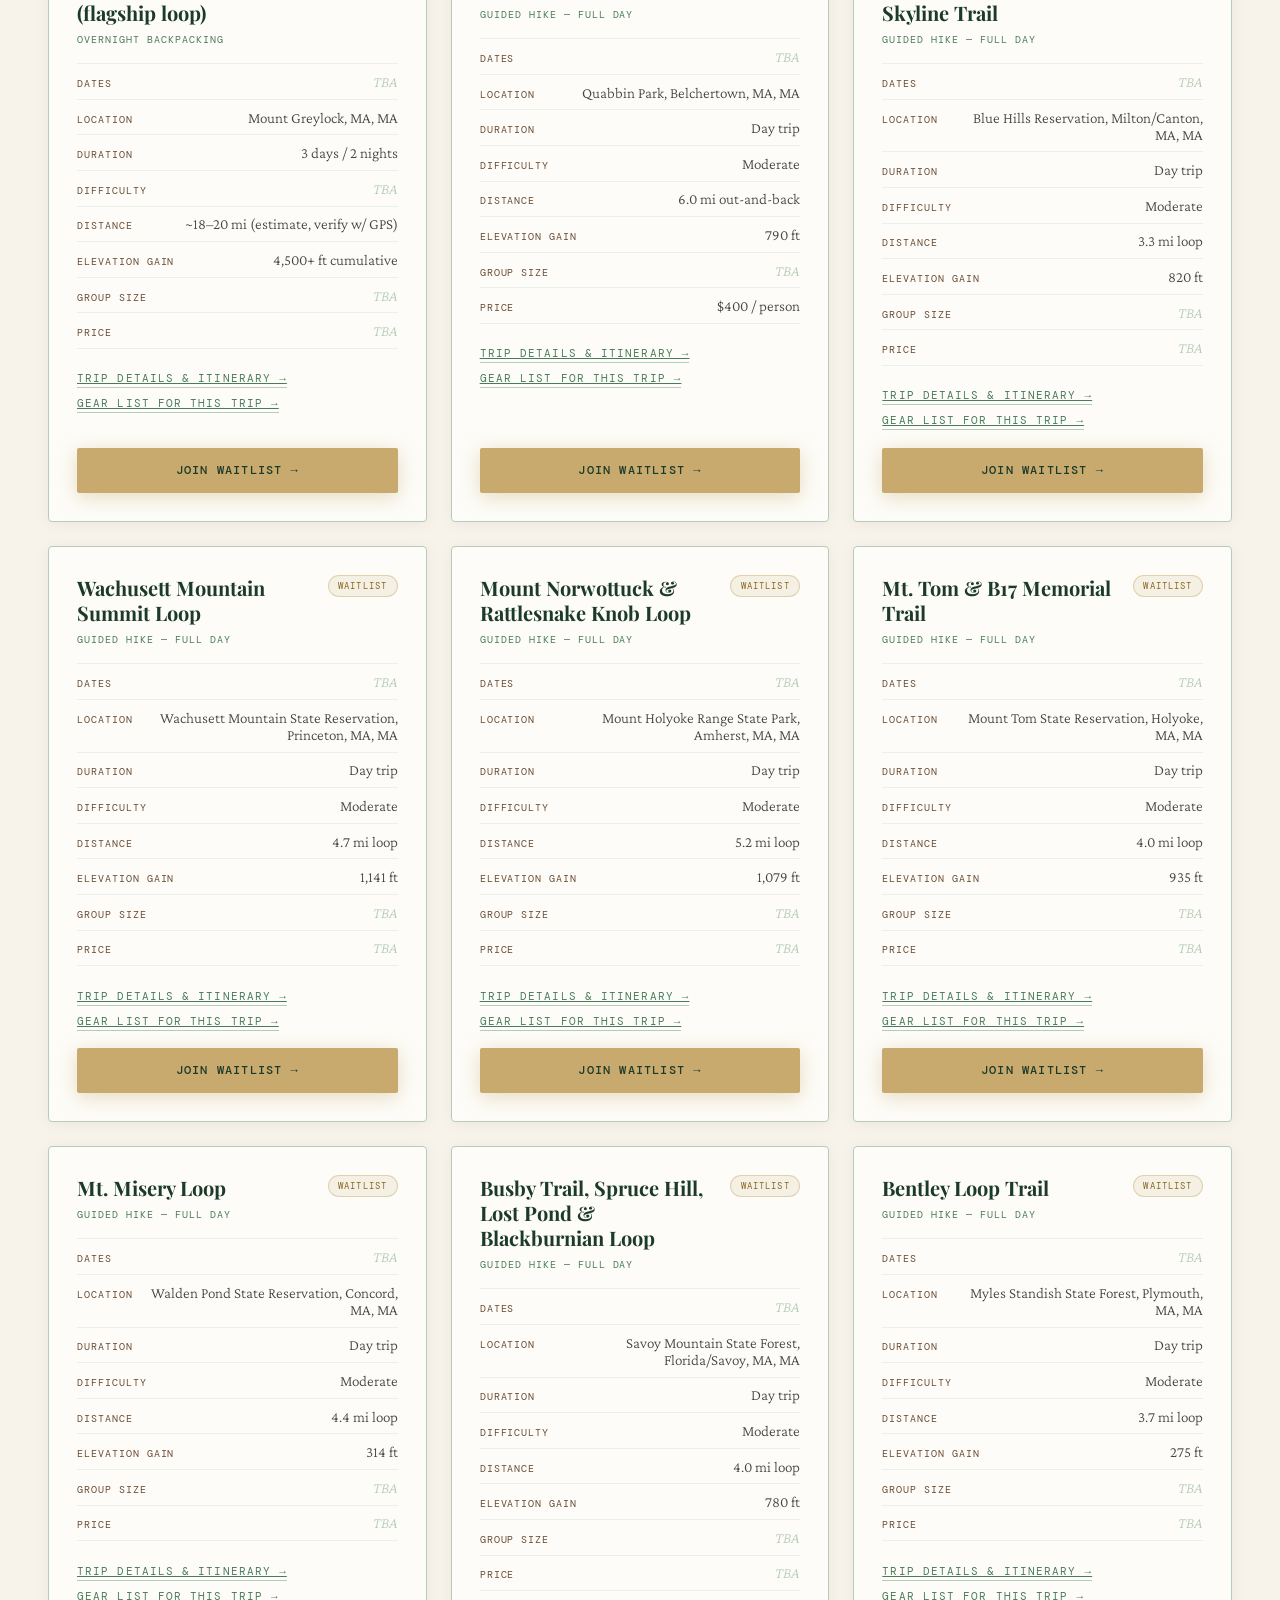
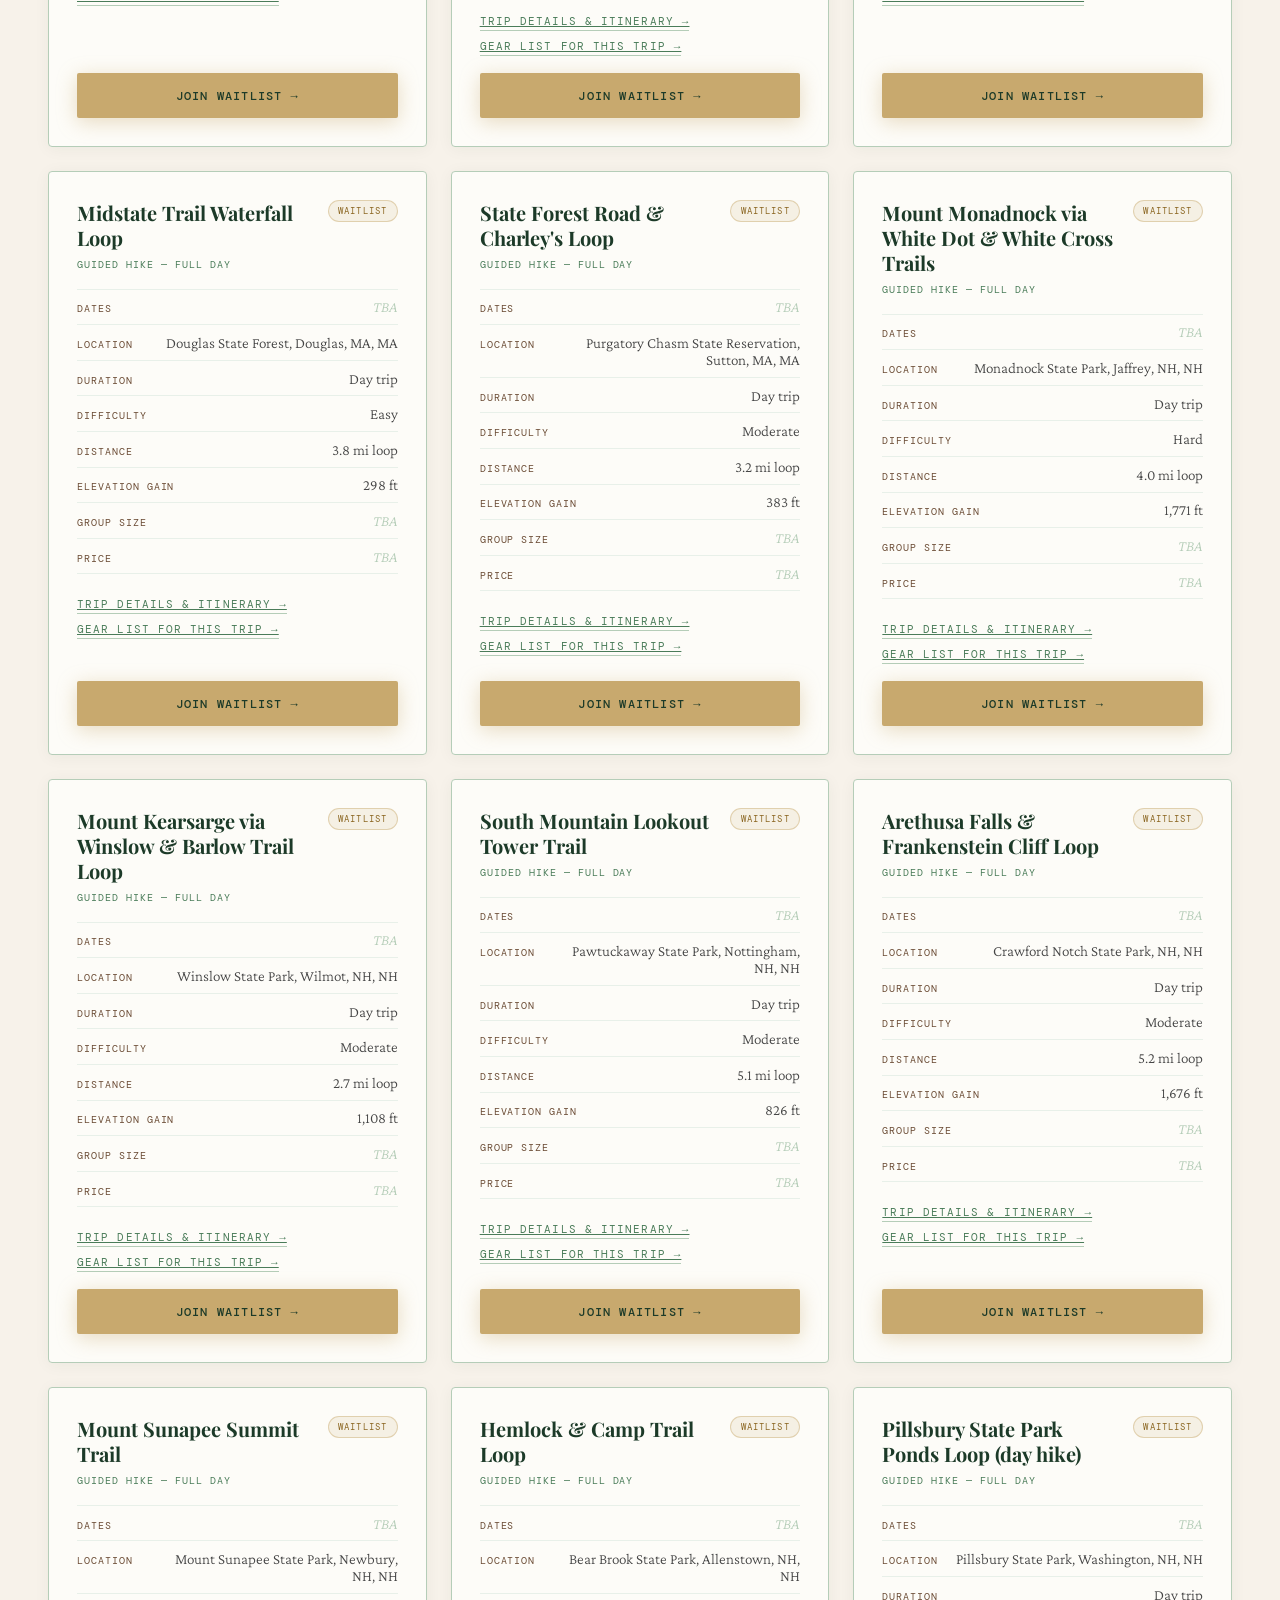
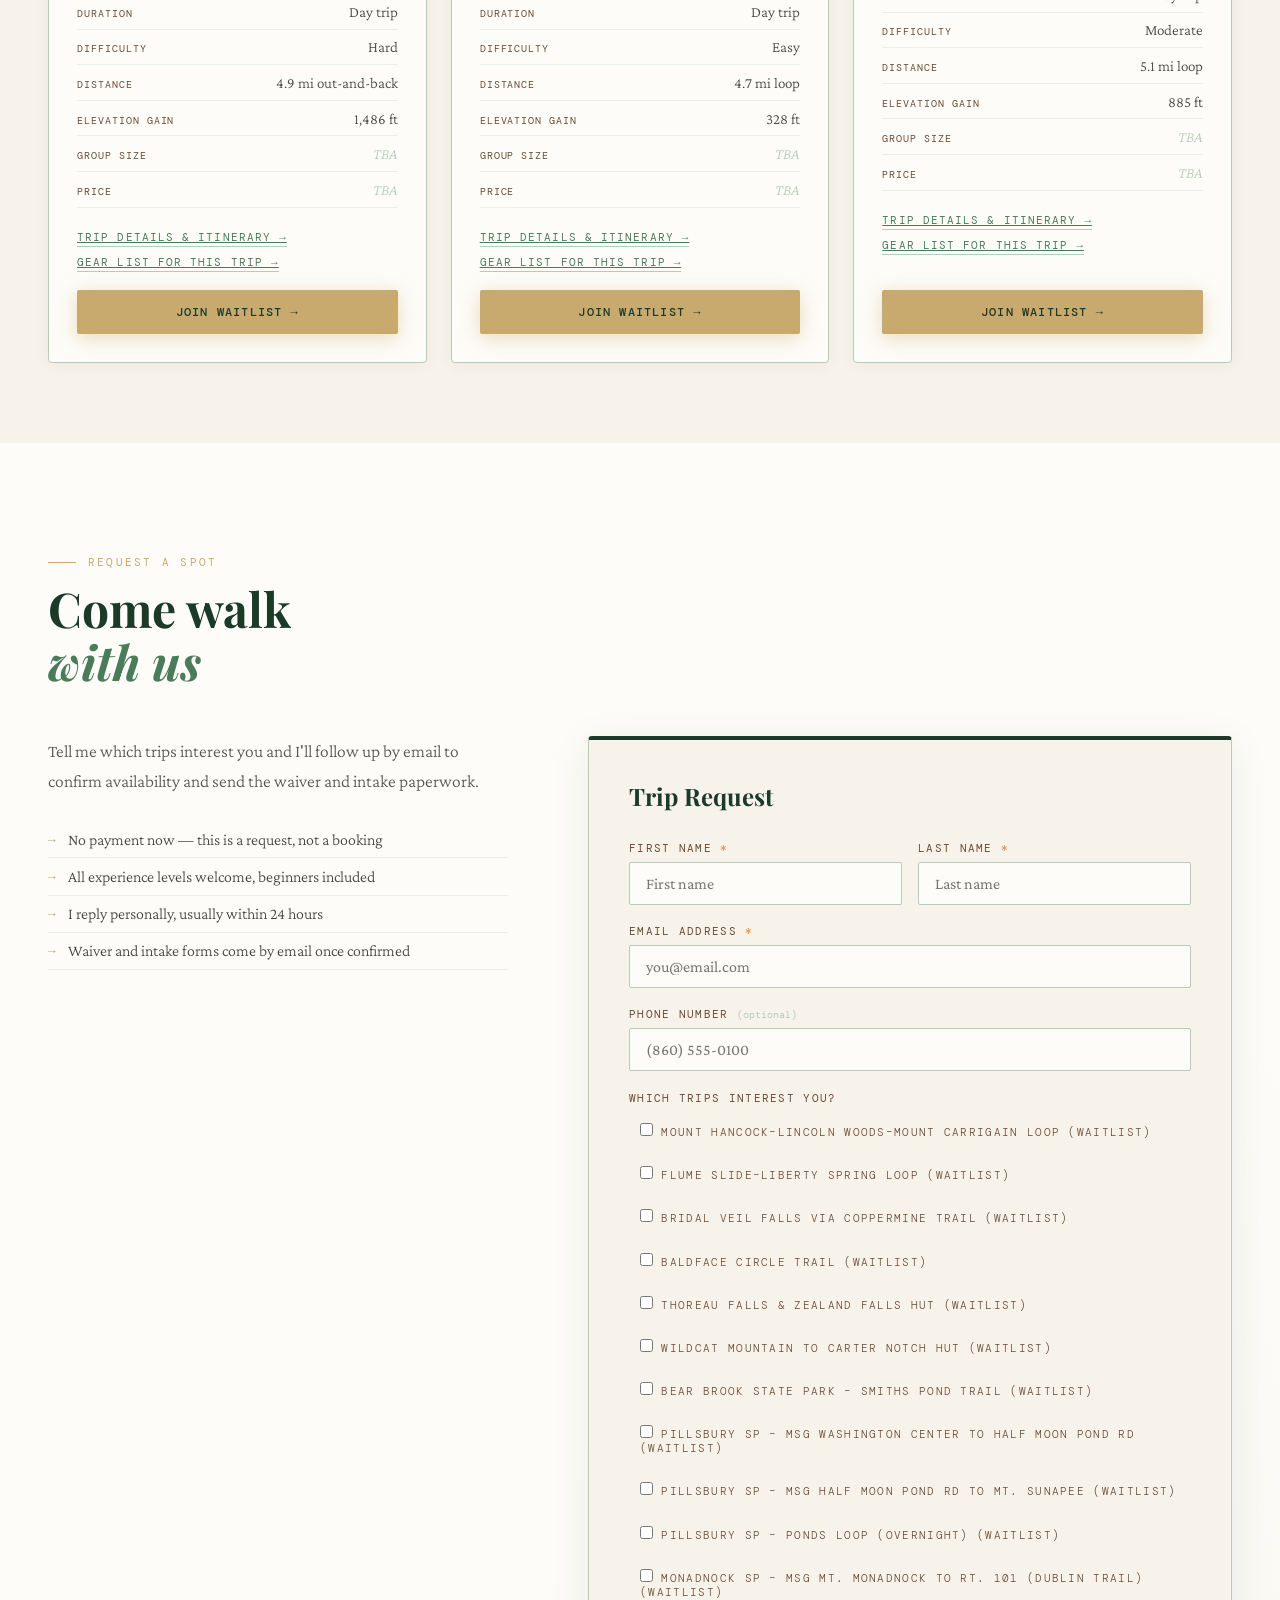
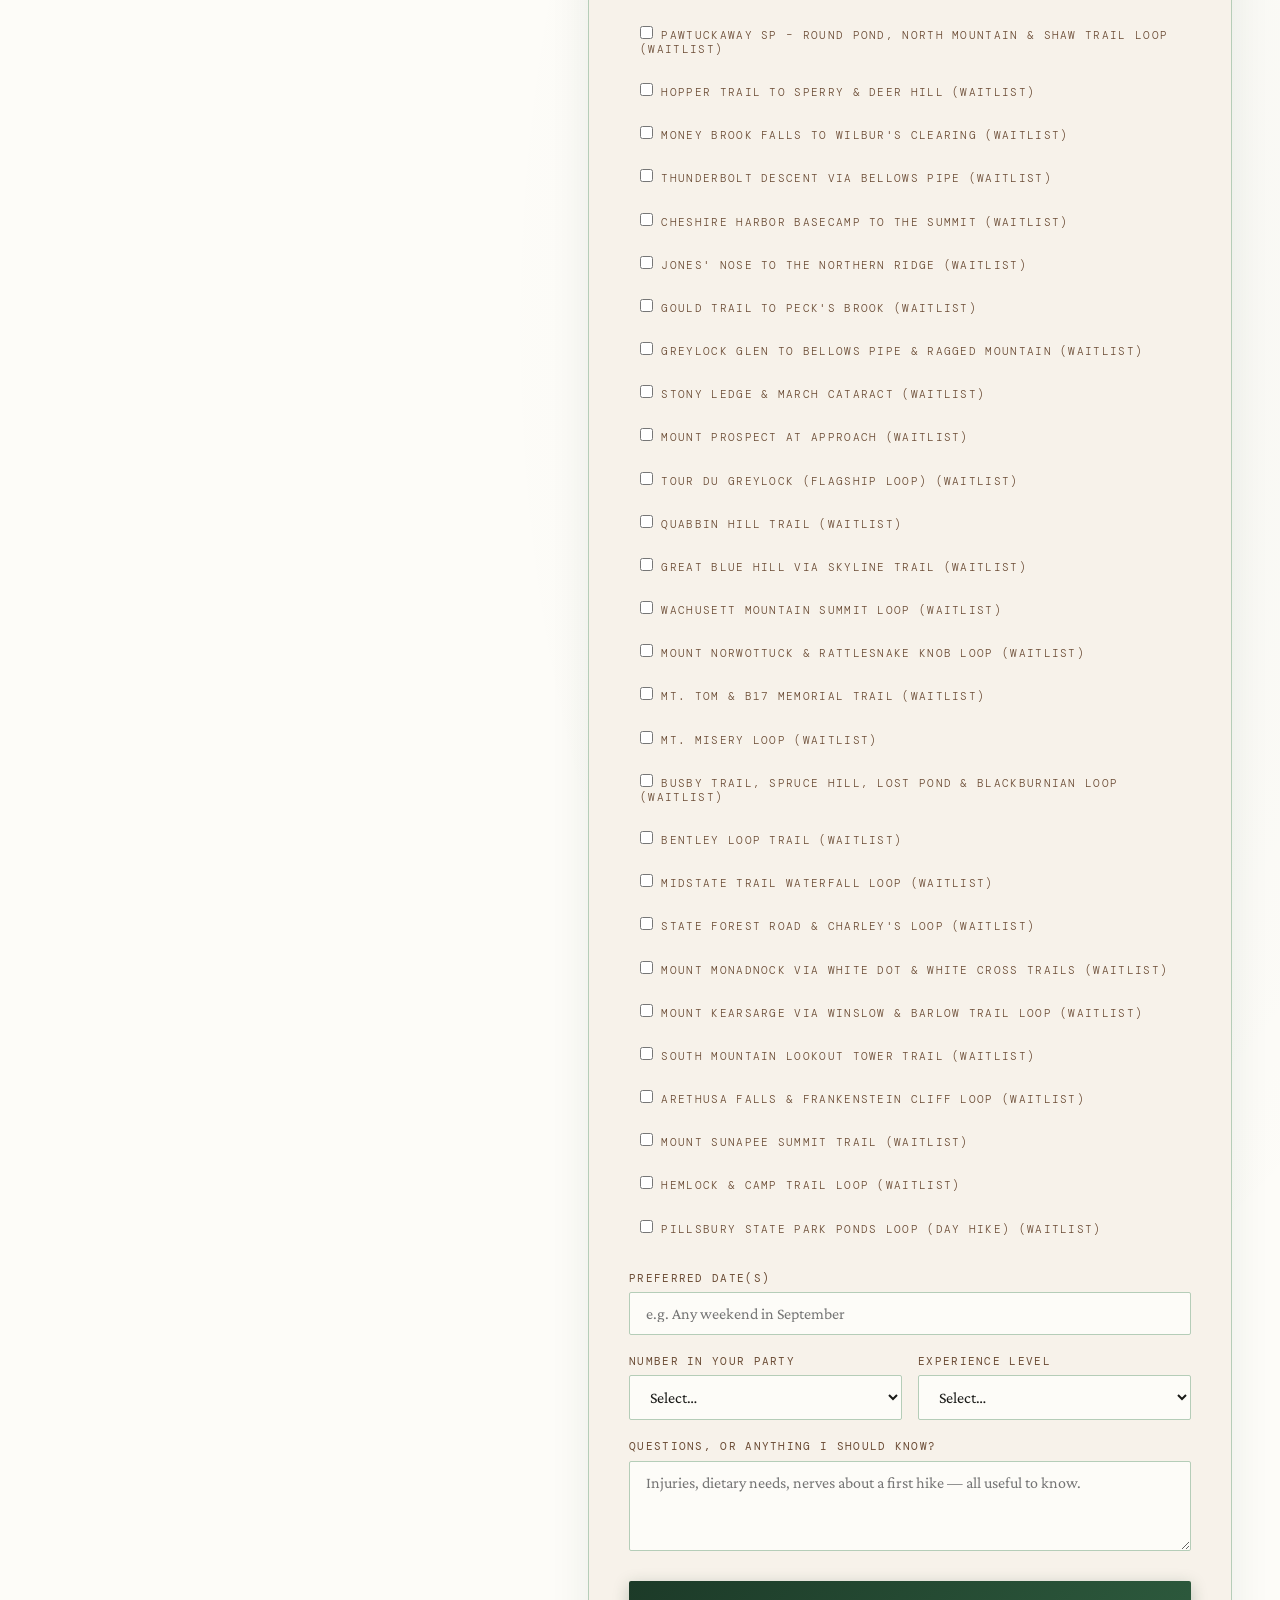
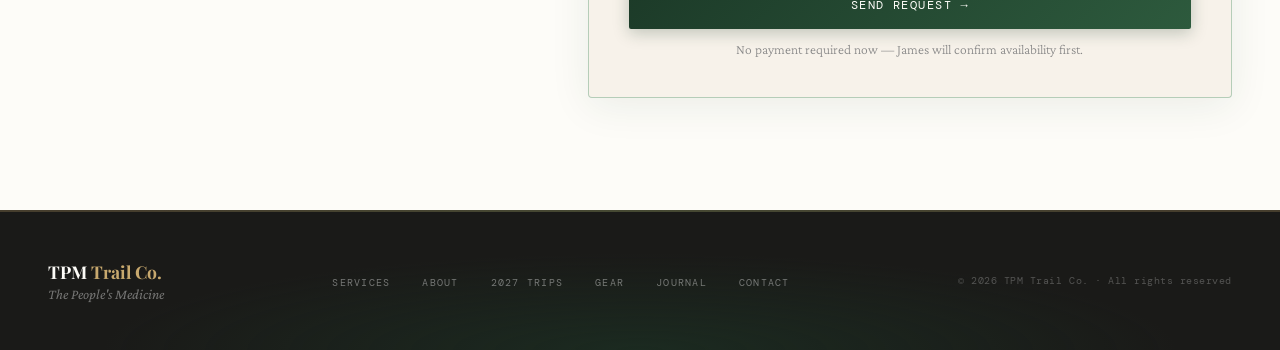
<file: trips.html>
<!DOCTYPE html>
<html lang="en">
<head>
<meta charset="UTF-8">
<meta name="viewport" content="width=device-width, initial-scale=1.0">
<title>2027 Guided Trips — TPM Trail Co.</title>

<!-- SEO: core -->
<meta name="description" content="Browse TPM Trail Co.'s 2027 season of guided day hikes and overnight backpacking trips across Massachusetts and New Hampshire. Request a spot — no payment required.">
<meta name="robots" content="index, follow">
<link rel="canonical" href="https://tpmtrailco.com/trips">

<!-- SEO: Open Graph -->
<meta property="og:type" content="website">
<meta property="og:url" content="https://tpmtrailco.com/trips">
<meta property="og:title" content="2027 Guided Trips — TPM Trail Co.">
<meta property="og:description" content="Guided day hikes and overnight backpacking trips across New England for the 2027 season. Small groups, every experience level welcome.">
<meta property="og:site_name" content="TPM Trail Co.">
<meta property="og:image" content="https://tpmtrailco.com/images/james.jpg">

<!-- SEO: Twitter Card -->
<meta name="twitter:card" content="summary_large_image">
<meta name="twitter:title" content="2027 Guided Trips — TPM Trail Co.">
<meta name="twitter:description" content="Guided day hikes and overnight backpacking trips across New England for the 2027 season.">
<meta name="twitter:image" content="https://tpmtrailco.com/images/james.jpg">

<link rel="preconnect" href="https://fonts.googleapis.com">
<link href="https://fonts.googleapis.com/css2?family=Playfair+Display:ital,wght@0,400;0,700;0,900;1,400;1,700&family=Crimson+Pro:ital,wght@0,300;0,400;0,600;1,300;1,400&family=DM+Mono:wght@300;400&display=swap" rel="stylesheet">
<link rel="stylesheet" href="css/styles.css">
</head>
<body>

<!-- custom cursor -->
<div class="cursor" id="cursor">
  <div class="cursor-ring" id="cursorRing"></div>
  <div class="cursor-dot" id="cursorDot"></div>
</div>

<!-- nav — plain hrefs, since this is a standalone page -->
<nav id="navbar">
  <a href="/" class="nav-logo">TPM <span>Trail Co.</span></a>
  <ul class="nav-links">
    <li><a href="/#services">Services</a></li>
    <li><a href="/#about">About</a></li>
    <li><a href="/trips" class="active" aria-current="page">Trips</a></li>
    <li><a href="/gear">Gear</a></li>
    <li><a href="/journal">Journal</a></li>
    <li><a href="/#contact">Contact</a></li>
  </ul>
  <a class="nav-book" href="/#booking">Book a hike</a>
  <button class="nav-hamburger" id="navHamburger" aria-label="Open menu" aria-expanded="false" onclick="toggleDrawer()">
    <span></span><span></span><span></span>
  </button>
</nav>

<!-- mobile nav drawer -->
<div class="nav-drawer" id="navDrawer" aria-hidden="true">
  <a href="/">Home</a>
  <a href="/#services">Services</a>
  <a href="/#about">About</a>
  <a href="/trips" aria-current="page">Trips</a>
  <a href="/gear">Gear</a>
  <a href="/journal">Journal</a>
  <a href="/#contact">Contact</a>
  <a class="drawer-book" href="/#booking">Book a hike</a>
</div>

<!-- hero -->
<header class="blog-hero">
  <div class="blog-hero-inner">
    <div class="blog-hero-meta">
      <p class="blog-eyebrow">TPM Trail Co. · 2027 Season</p>
      <span class="blog-badge" id="tripCount" hidden></span>
    </div>
    <h1>The 2027<br><em>Trips</em></h1>
    <p>Guided day hikes and overnight backpacking across Massachusetts and New Hampshire. Small groups, every experience level welcome.</p>
  </div>
</header>

<!-- filters -->
<div class="filters-bar" id="tripFilters" hidden>
  <div class="filters-inner">
    <button class="filter-btn active" type="button" data-filter="all" onclick="filterTrips('all', this)">All trips</button>
    <button class="filter-btn" type="button" data-filter="guided-hike" onclick="filterTrips('guided-hike', this)">🥾 Guided hikes</button>
    <button class="filter-btn" type="button" data-filter="overnight" onclick="filterTrips('overnight', this)">🏕️ Overnight</button>
    <button class="filter-btn" type="button" data-filter="corporate" onclick="filterTrips('corporate', this)">🤝 Team retreats</button>
  </div>
</div>

<!-- trips -->
<section id="trips">
  <div class="container">

    <div class="trips-grid" id="tripsGrid"></div>

    <div class="empty-state" id="tripsEmpty" hidden>
      <p>The 2027 trip lineup is being planned.</p>
      <p class="empty-sub">Request a spot below and I'll let you know when trips are posted.</p>
    </div>

  </div>
</section>

<!-- request form -->
<section id="request">
  <div class="container">
    <div class="reveal">
      <p class="section-label">Request a spot</p>
      <h2 class="section-title">Come walk<br><em>with us</em></h2>
    </div>

    <div class="request-layout">
      <div class="request-info reveal">
        <p id="formIntro">Tell me which trips interest you and I'll follow up by email to confirm availability and send the waiver and intake paperwork.</p>
        <ul class="booking-perks">
          <li>No payment now — this is a request, not a booking</li>
          <li>All experience levels welcome, beginners included</li>
          <li>I reply personally, usually within 24 hours</li>
          <li>Waiver and intake forms come by email once confirmed</li>
        </ul>
      </div>

      <div class="booking-form reveal">
        <div class="form-title">Trip Request</div>
        <form id="tripForm" novalidate>
          <input type="hidden" name="_subject" value="2027 Trip Request — TPM Trail Co.">
          <!-- honeypot: real people never fill this in -->
          <input type="text" name="_gotcha" tabindex="-1" autocomplete="off" aria-hidden="true" class="hp-field">

          <div class="form-row">
            <div class="form-group">
              <label for="t-first">First name <span class="req">*</span></label>
              <input type="text" id="t-first" name="first_name" placeholder="First name" autocomplete="given-name" required>
            </div>
            <div class="form-group">
              <label for="t-last">Last name <span class="req">*</span></label>
              <input type="text" id="t-last" name="last_name" placeholder="Last name" autocomplete="family-name" required>
            </div>
          </div>

          <div class="form-group">
            <label for="t-email">Email address <span class="req">*</span></label>
            <input type="email" id="t-email" name="email" placeholder="you@email.com" autocomplete="email" required>
          </div>

          <div class="form-group">
            <label for="t-phone">Phone number <span class="optional">(optional)</span></label>
            <input type="tel" id="t-phone" name="phone" placeholder="(860) 555-0100" autocomplete="tel">
          </div>

          <!-- shown once trips are published -->
          <div class="form-group" id="tripPickerBlock" hidden>
            <fieldset class="trip-fieldset">
              <legend>Which trips interest you?</legend>
              <div class="trip-choice-list" id="tripChoices"></div>
            </fieldset>
          </div>

          <!-- shown while the schedule is still empty -->
          <div class="form-group" id="interestBlock" hidden>
            <label for="t-interest">What are you interested in?</label>
            <select id="t-interest" name="interest">
              <option value="">Select one…</option>
              <option>Guided Hike (Half Day)</option>
              <option>Guided Hike (Full Day)</option>
              <option>Overnight Backpacking</option>
              <option>Team Retreat</option>
              <option>Either — tell me what's available</option>
            </select>
          </div>

          <div class="form-group">
            <label for="t-dates">Preferred date(s)</label>
            <input type="text" id="t-dates" name="preferred_dates" placeholder="e.g. Any weekend in September">
          </div>

          <div class="form-row">
            <div class="form-group">
              <label for="t-party">Number in your party</label>
              <select id="t-party" name="party_size">
                <option value="">Select…</option>
                <option>Just me</option>
                <option>2 people</option>
                <option>3–4 people</option>
                <option>5–6 people</option>
                <option>7–8 people</option>
              </select>
            </div>
            <div class="form-group">
              <label for="t-exp">Experience level</label>
              <select id="t-exp" name="experience">
                <option value="">Select…</option>
                <option>New to hiking</option>
                <option>Some day hikes</option>
                <option>Comfortable on most trails</option>
                <option>Experienced backpacker</option>
              </select>
            </div>
          </div>

          <div class="form-group">
            <label for="t-msg">Questions, or anything I should know?</label>
            <textarea id="t-msg" name="message" placeholder="Injuries, dietary needs, nerves about a first hike — all useful to know."></textarea>
          </div>

          <button type="submit" class="form-submit">Send request →</button>
          <p class="form-note">No payment required now — James will confirm availability first.</p>
        </form>
      </div>
    </div>
  </div>
</section>

<!-- footer -->
<footer>
  <div>
    <div class="footer-logo">TPM <span>Trail Co.</span></div>
    <div class="footer-tagline">The People's Medicine</div>
  </div>
  <ul class="footer-links">
    <li><a href="/#services">Services</a></li>
    <li><a href="/#about">About</a></li>
    <li><a href="/trips">2027 Trips</a></li>
    <li><a href="/gear">Gear</a></li>
    <li><a href="/journal">Journal</a></li>
    <li><a href="/#contact">Contact</a></li>
  </ul>
  <div class="footer-copy">© 2026 TPM Trail Co. · All rights reserved</div>
</footer>

<!-- toast -->
<div class="toast" id="toast"></div>

<script src="js/main.js" defer></script>
<script src="js/trips.js" defer></script>
</body>
</html>
</file>
<file: css/styles.css>
/* ═══════════════════════════════════════════════════
   TPM TRAIL CO. — styles.css
═══════════════════════════════════════════════════ */

/* ── design tokens ── */
:root {
  --forest:     #1c3a28;
  --pine:       #2d5a3d;
  --moss:       #4a7c59;
  --fern:       #7aaa85;
  --sage:       #b5cdb8;
  --mist:       #e8f0e9;
  --earth:      #3d2b1f;
  --bark:       #6b4c35;
  --clay:       #c4956a;
  --sand:       #e8d5b7;
  --cream:      #f7f2ea;
  --white:      #fdfcf8;
  --ink:        #1a1a18;
  --gold:       #c8a96e;
  --amber:      #d4813a;
  --ff-display: 'Playfair Display', Georgia, serif;
  --ff-body:    'Crimson Pro', Georgia, serif;
  --ff-mono:    'DM Mono', monospace;
  /* height of the fixed nav — anything sitting below it offsets by this */
  --nav-h:      62px;
}

/* ── reset ── */
*, *::before, *::after { box-sizing: border-box; margin: 0; padding: 0; }
html { scroll-behavior: smooth; }
body {
  font-family: var(--ff-body);
  background: var(--white);
  color: var(--ink);
  overflow-x: hidden;
}

/* ── custom cursor ── */
.cursor { position: fixed; top: 0; left: 0; z-index: 9999; pointer-events: none; }
.cursor-dot {
  position: fixed; width: 8px; height: 8px;
  background: var(--moss); border-radius: 50%;
  transform: translate(-50%, -50%);
  transition: transform .15s, background .2s;
}
.cursor-ring {
  position: fixed; width: 32px; height: 32px;
  border: 1.5px solid var(--moss); border-radius: 50%;
  transform: translate(-50%, -50%);
  transition: width .3s, height .3s, opacity .3s; opacity: .6;
}
.cursor-expand .cursor-ring { width: 56px; height: 56px; opacity: .3; }

/* ── nav ── */
nav {
  position: fixed; top: 0; left: 0; right: 0; z-index: 100;
  display: flex; align-items: center; justify-content: space-between;
  padding: 1.2rem 3rem;
  transition: background .4s, backdrop-filter .4s, box-shadow .4s;
}
nav.scrolled {
  background: rgba(20,48,32,.95);
  backdrop-filter: blur(16px);
  box-shadow: 0 2px 32px rgba(0,0,0,.3);
  border-bottom: 1px solid rgba(200,169,110,.15);
}
.nav-logo {
  font-family: var(--ff-display); font-size: 1.25rem; font-weight: 700;
  color: var(--white); letter-spacing: .03em; text-decoration: none;
}
.nav-logo span { color: var(--gold); }
.nav-links { display: flex; gap: 2.5rem; list-style: none; }
.nav-links a {
  font-family: var(--ff-mono); font-size: .75rem;
  letter-spacing: .12em; text-transform: uppercase;
  color: rgba(255,255,255,.8); text-decoration: none; transition: color .2s;
}
.nav-links a:hover, .nav-links a.active { color: var(--gold); }
.nav-book {
  font-family: var(--ff-mono); font-size: .72rem;
  letter-spacing: .12em; text-transform: uppercase;
  background: var(--gold); color: var(--forest);
  border: none; padding: .55rem 1.4rem; border-radius: 2px;
  cursor: pointer; transition: background .2s, transform .2s;
}
.nav-book:hover { background: var(--clay); transform: translateY(-1px); }

/* ── hamburger ── */
.nav-hamburger {
  display: none; flex-direction: column; justify-content: center;
  gap: 5px; background: none; border: none;
  cursor: pointer; padding: .4rem; z-index: 101;
}
.nav-hamburger span {
  display: block; width: 24px; height: 2px;
  background: var(--white); border-radius: 2px;
  transition: transform .3s, opacity .3s;
}
.nav-hamburger.open span:nth-child(1) { transform: translateY(7px) rotate(45deg); }
.nav-hamburger.open span:nth-child(2) { opacity: 0; }
.nav-hamburger.open span:nth-child(3) { transform: translateY(-7px) rotate(-45deg); }

/* ── mobile drawer ── */
.nav-drawer {
  display: none;
  position: fixed; top: 0; left: 0; right: 0;
  background: rgba(28,58,40,.97); backdrop-filter: blur(16px);
  z-index: 99; padding: 5rem 2rem 2.5rem;
  flex-direction: column;
  transform: translateY(-100%);
  transition: transform .35s cubic-bezier(.23,1,.32,1);
}
.nav-drawer.open { transform: translateY(0); }
.nav-drawer a {
  font-family: var(--ff-mono); font-size: .85rem;
  letter-spacing: .12em; text-transform: uppercase;
  color: rgba(255,255,255,.8); text-decoration: none;
  padding: 1rem 0; border-bottom: 1px solid rgba(255,255,255,.08);
  transition: color .2s;
}
.nav-drawer a:hover { color: var(--gold); }
.drawer-book {
  margin-top: 1.5rem; background: var(--gold); color: var(--forest);
  font-family: var(--ff-mono); font-size: .72rem;
  letter-spacing: .12em; text-transform: uppercase;
  padding: .9rem; text-align: center; border-radius: 2px;
  border: none; cursor: pointer; width: 100%; transition: background .2s;
}
.drawer-book:hover { background: var(--clay); }

/* ── hero ── */
#hero {
  position: relative; height: 100vh; min-height: 680px;
  display: flex; align-items: flex-end;
  overflow: hidden; background: var(--forest);
}
.hero-bg {
  position: absolute; inset: 0;
  background:
    radial-gradient(ellipse 80% 60% at 60% 40%, rgba(74,124,89,.25) 0%, transparent 70%),
    radial-gradient(ellipse 50% 80% at 20% 80%, rgba(28,58,40,.8) 0%, transparent 60%),
    linear-gradient(160deg, #0d2018 0%, #1c3a28 40%, #2d4a1e 100%);
}
.hero-trees {
  position: absolute; bottom: 0; left: 0; right: 0; height: 45%;
  background:
    url("data:image/svg+xml,%3Csvg xmlns='http://www.w3.org/2000/svg' viewBox='0 0 1440 300' preserveAspectRatio='none'%3E%3Cpath d='M0,300 L0,180 L40,120 L80,160 L120,80 L160,130 L200,60 L240,110 L280,40 L320,100 L360,30 L400,90 L440,50 L480,110 L520,20 L560,80 L600,45 L640,100 L680,15 L720,70 L760,35 L800,85 L840,25 L880,75 L920,40 L960,95 L1000,30 L1040,85 L1080,50 L1120,100 L1160,45 L1200,95 L1240,55 L1280,105 L1320,65 L1360,110 L1400,70 L1440,120 L1440,300 Z' fill='%230d2018' opacity='0.9'/%3E%3Cpath d='M0,300 L0,220 L60,170 L120,200 L180,140 L240,175 L300,120 L360,160 L420,110 L480,150 L540,95 L600,140 L660,115 L720,155 L780,100 L840,145 L900,120 L960,160 L1020,105 L1080,150 L1140,125 L1200,165 L1260,130 L1320,170 L1380,140 L1440,180 L1440,300 Z' fill='%231a2e1a' opacity='0.95'/%3E%3C/svg%3E") bottom/cover no-repeat;
}
.hero-grain {
  position: absolute; inset: 0;
  background-image: url("data:image/svg+xml,%3Csvg viewBox='0 0 512 512' xmlns='http://www.w3.org/2000/svg'%3E%3Cfilter id='n'%3E%3CfeTurbulence type='fractalNoise' baseFrequency='.9' numOctaves='4' stitchTiles='stitch'/%3E%3C/filter%3E%3Crect width='100%25' height='100%25' filter='url(%23n)' opacity='.04'/%3E%3C/svg%3E");
  pointer-events: none; opacity: .5;
}
.hero-content {
  position: relative; z-index: 2;
  padding: 0 3rem 6rem; max-width: 780px;
}
.hero-eyebrow {
  font-family: var(--ff-mono); font-size: .72rem;
  letter-spacing: .2em; text-transform: uppercase;
  color: var(--fern); margin-bottom: 1.2rem;
  opacity: 0; animation: fadeUp .8s .3s forwards;
}
.hero-title {
  font-family: var(--ff-display);
  font-size: clamp(3.2rem, 7vw, 6rem);
  font-weight: 900; line-height: 1.0;
  color: var(--white); margin-bottom: 1.5rem;
  opacity: 0; animation: fadeUp .9s .5s forwards;
}
.hero-title em { font-style: italic; color: var(--gold); display: block; }
.hero-sub {
  font-size: 1.25rem; font-weight: 300;
  color: rgba(255,255,255,.7); line-height: 1.6;
  max-width: 520px; margin-bottom: 2.5rem;
  opacity: 0; animation: fadeUp .9s .7s forwards;
}
.hero-ctas {
  display: flex; gap: 1rem; flex-wrap: wrap;
  opacity: 0; animation: fadeUp .9s .9s forwards;
}
.btn-primary {
  font-family: var(--ff-mono); font-size: .75rem;
  letter-spacing: .1em; text-transform: uppercase;
  background: var(--gold); color: var(--forest);
  border: none; padding: .9rem 2.4rem; border-radius: 2px;
  cursor: pointer; transition: background .2s, transform .15s, box-shadow .2s;
  box-shadow: 0 4px 20px rgba(200,169,110,.4);
  font-weight: 500;
}
.btn-primary:hover { background: var(--clay); transform: translateY(-2px); box-shadow: 0 6px 24px rgba(200,169,110,.5); }
.btn-outline {
  font-family: var(--ff-mono); font-size: .75rem;
  letter-spacing: .1em; text-transform: uppercase;
  background: transparent; color: var(--white);
  border: 1.5px solid rgba(255,255,255,.4);
  padding: .9rem 2.2rem; border-radius: 2px;
  cursor: pointer; transition: border-color .2s, color .2s, transform .15s;
}
.btn-outline:hover { border-color: var(--gold); color: var(--gold); transform: translateY(-2px); }
.hero-scroll {
  position: absolute; bottom: 2.5rem; right: 3rem; z-index: 3;
  display: flex; flex-direction: column; align-items: center; gap: .5rem;
  opacity: 0; animation: fadeIn 1s 1.4s forwards;
}
.hero-scroll span {
  font-family: var(--ff-mono); font-size: .65rem;
  letter-spacing: .15em; text-transform: uppercase;
  color: rgba(255,255,255,.4); writing-mode: vertical-rl;
}
.scroll-line {
  width: 1px; height: 60px;
  background: linear-gradient(to bottom, rgba(255,255,255,.4), transparent);
  animation: scrollDrop 2s 2s infinite;
}

/* ── section base ── */
section { padding: 7rem 3rem; }
.container { max-width: 1200px; margin: 0 auto; }
.section-label {
  font-family: var(--ff-mono); font-size: .7rem;
  letter-spacing: .2em; text-transform: uppercase;
  color: var(--gold); margin-bottom: .8rem;
  display: flex; align-items: center; gap: .75rem;
}
.section-label::before {
  content: '';
  display: inline-block; width: 28px; height: 1.5px;
  background: var(--gold); flex-shrink: 0;
}
.section-title {
  font-family: var(--ff-display);
  font-size: clamp(2rem, 4vw, 3rem);
  font-weight: 700; line-height: 1.1;
  color: var(--forest); margin-bottom: 1.5rem;
}
.section-title em { font-style: italic; color: var(--moss); }
.section-body { font-size: 1.15rem; font-weight: 300; line-height: 1.75; color: #444; max-width: 600px; }

/* ── mission ── */
#mission {
  background: var(--forest);
  background-image: radial-gradient(ellipse 80% 60% at 50% 50%, rgba(74,124,89,.18) 0%, transparent 70%);
  padding: 5rem 3rem; text-align: center;
  border-top: 3px solid var(--gold);
  border-bottom: 3px solid rgba(200,169,110,.3);
}
#mission blockquote {
  font-family: var(--ff-display);
  font-size: clamp(1.4rem, 3vw, 2.2rem);
  font-style: italic; font-weight: 400;
  color: var(--white); max-width: 860px;
  margin: 0 auto; line-height: 1.5; position: relative;
  padding: 0 2rem;
}
#mission blockquote::before {
  content: '\201C'; font-size: 8rem; line-height: 0;
  position: absolute; top: 2rem; left: -1rem;
  color: var(--gold); opacity: .45;
  font-family: var(--ff-display);
}
#mission cite {
  display: block; font-family: var(--ff-mono);
  font-size: .72rem; letter-spacing: .15em; text-transform: uppercase;
  color: var(--gold); margin-top: 1.8rem; font-style: normal;
  opacity: .85;
}

/* ── services ── */
#services { background: var(--cream); }
#services .section-label { color: var(--moss); }
#services .section-label::before { background: var(--moss); }
.services-grid {
  display: grid; grid-template-columns: repeat(auto-fit, minmax(300px, 1fr));
  gap: 1.5px; margin-top: 3.5rem;
  background: var(--sage); border: 1.5px solid var(--sage);
  border-radius: 6px; overflow: hidden;
  box-shadow: 0 8px 40px rgba(28,58,40,.08);
}
.service-card {
  background: var(--white); padding: 2.5rem 2rem;
  cursor: pointer; transition: background .3s, transform .2s;
  position: relative; overflow: hidden;
}
.service-card::before {
  content: ''; position: absolute; top: 0; left: 0;
  width: 100%; height: 4px;
  background: linear-gradient(90deg, var(--forest), var(--moss), var(--gold));
  transform: scaleX(0); transform-origin: left;
  transition: transform .4s cubic-bezier(.23,1,.32,1);
}
.service-card::after {
  content: ''; position: absolute; inset: 0;
  background: linear-gradient(135deg, rgba(200,169,110,.04) 0%, transparent 60%);
  opacity: 0; transition: opacity .3s;
}
.service-card:hover { background: var(--mist); }
.service-card:hover::before { transform: scaleX(1); }
.service-card:hover::after { opacity: 1; }
.service-icon {
  font-size: 2.2rem; margin-bottom: 1rem; display: block;
  filter: drop-shadow(0 2px 4px rgba(28,58,40,.15));
}
.service-tag {
  display: inline-block; font-family: var(--ff-mono);
  font-size: .62rem; letter-spacing: .1em; text-transform: uppercase;
  background: var(--mist); color: var(--moss);
  padding: .25rem .7rem; border-radius: 2px; margin-bottom: 1rem;
  border: 1px solid rgba(74,124,89,.2);
}
/* gold highlight for the "Most popular" card */
.service-card:first-child .service-tag {
  background: rgba(200,169,110,.15); color: #8a6520;
  border-color: rgba(200,169,110,.35);
}
.service-name {
  font-family: var(--ff-display); font-size: 1.35rem; font-weight: 700;
  color: var(--forest); margin-bottom: .5rem;
}
.service-desc { font-size: 1rem; font-weight: 300; color: #555; line-height: 1.65; margin-bottom: 1.2rem; }
.service-price { font-family: var(--ff-mono); font-size: .8rem; color: var(--moss); letter-spacing: .05em; }
.service-price strong { color: var(--forest); font-weight: 400; }
.book-now {
  display: inline-block; margin-top: 1rem;
  font-family: var(--ff-mono); font-size: .68rem;
  letter-spacing: .1em; text-transform: uppercase;
  color: var(--moss); border-bottom: 1px solid var(--sage);
  padding-bottom: 2px; transition: color .2s, border-color .2s;
}
.service-card:hover .book-now { color: var(--forest); border-color: var(--forest); }

/* teaser variant — holds a form, not a booking link */
.service-card--teaser { cursor: default; }
.service-card--teaser:hover { background: var(--white); }
.service-card--teaser:hover::before { transform: scaleX(0); }
.service-card--teaser:hover::after { opacity: 0; }
.service-card--teaser .newsletter-form { margin-top: 1.2rem; }

/* ── booking ── */
#booking {
  background: var(--white);
  background-image: radial-gradient(ellipse 60% 50% at 80% 50%, rgba(28,58,40,.03) 0%, transparent 70%);
}
.booking-layout {
  display: grid; grid-template-columns: 1fr 1.4fr;
  gap: 5rem; align-items: start; margin-top: 3rem;
}
.booking-info p { font-size: 1.1rem; line-height: 1.75; color: #555; margin-bottom: 1rem; font-weight: 300; }
.booking-perks { list-style: none; margin-top: 1.5rem; }
.booking-perks li {
  font-size: 1rem; color: #444; padding: .6rem 0;
  border-bottom: 1px solid var(--mist);
  display: flex; align-items: center; gap: .75rem; font-weight: 300;
}
.booking-perks li::before { content: '→'; color: var(--gold); font-family: var(--ff-mono); font-size: .8rem; }
.booking-form {
  background: var(--cream);
  border: 1.5px solid var(--sage);
  border-top: 4px solid var(--forest);
  border-radius: 4px; padding: 2.5rem;
  box-shadow: 0 8px 40px rgba(28,58,40,.08);
}
.form-title {
  font-family: var(--ff-display); font-size: 1.5rem; font-weight: 700;
  color: var(--forest); margin-bottom: 1.8rem;
}
.form-row { display: grid; grid-template-columns: 1fr 1fr; gap: 1rem; }
.form-group { margin-bottom: 1.2rem; }
.form-group label {
  display: block; font-family: var(--ff-mono);
  font-size: .68rem; letter-spacing: .12em; text-transform: uppercase;
  color: var(--bark); margin-bottom: .45rem;
}
.form-group input,
.form-group select,
.form-group textarea {
  width: 100%; background: var(--white);
  border: 1.5px solid var(--sage); border-radius: 2px;
  padding: .75rem 1rem; font-family: var(--ff-body);
  font-size: 1rem; color: var(--ink);
  outline: none; transition: border-color .2s;
}
.form-group input:focus,
.form-group select:focus,
.form-group textarea:focus { border-color: var(--moss); }
.form-group textarea { resize: vertical; min-height: 90px; }
.form-submit {
  width: 100%;
  background: linear-gradient(135deg, var(--forest) 0%, var(--pine) 100%);
  color: var(--white);
  border: none; padding: 1rem; font-family: var(--ff-mono);
  font-size: .75rem; letter-spacing: .12em; text-transform: uppercase;
  border-radius: 2px; cursor: pointer;
  transition: opacity .2s, transform .15s; margin-top: .5rem;
  box-shadow: 0 4px 16px rgba(28,58,40,.25);
}
.form-submit:hover { opacity: .88; transform: translateY(-1px); }
.form-note { font-size: .85rem; color: #888; text-align: center; margin-top: .8rem; font-weight: 300; }

/* ── about ── */
#about {
  background: var(--mist);
  background-image: radial-gradient(ellipse 50% 70% at 10% 50%, rgba(28,58,40,.05) 0%, transparent 70%);
}
.about-layout { display: grid; grid-template-columns: 1fr 1fr; gap: 5rem; align-items: center; }
.about-visual { position: relative; }
.about-photo-frame {
  width: 100%; aspect-ratio: 3/4; border-radius: 4px; overflow: hidden;
  box-shadow: 0 16px 48px rgba(28,58,40,.2), 0 0 0 4px var(--white), 0 0 0 6px rgba(200,169,110,.3);
}
.about-photo-frame picture { display: block; width: 100%; height: 100%; }
.about-photo-frame img {
  width: 100%; height: 100%;
  object-fit: cover; object-position: center top; display: block;
}
.about-tag {
  position: absolute; bottom: -1.5rem; left: 2rem;
  background: var(--gold); color: var(--forest);
  font-family: var(--ff-mono); font-size: .7rem;
  letter-spacing: .1em; text-transform: uppercase;
  padding: .6rem 1.4rem; border-radius: 2px;
  box-shadow: 0 4px 16px rgba(200,169,110,.4);
  font-weight: 500;
}
.about-text .section-body { max-width: 100%; }
.about-sig {
  font-family: var(--ff-display); font-size: 1.6rem;
  font-style: italic; color: var(--forest); margin-top: 2.5rem;
  padding-top: 1.5rem;
  border-top: 1px solid var(--sage);
  display: flex; align-items: center; gap: 1rem;
}
.about-sig::after {
  content: '';
  display: inline-block; height: 1px; flex: 1;
  background: linear-gradient(to right, var(--gold), transparent);
  opacity: .5;
}

/* ── founding season ── */
#founding {
  background: var(--forest);
  background-image:
    radial-gradient(ellipse 60% 40% at 0% 100%, rgba(200,169,110,.07) 0%, transparent 60%),
    radial-gradient(ellipse 50% 50% at 100% 0%, rgba(74,124,89,.15) 0%, transparent 60%);
  padding: 6rem 3rem;
  border-top: 1px solid rgba(200,169,110,.2);
}
#founding .section-label { color: var(--gold); }
#founding .section-label::before { background: var(--gold); }
.founding-intro { color: rgba(255,255,255,.72); }
.founding-grid {
  display: grid; grid-template-columns: repeat(auto-fit, minmax(280px, 1fr));
  gap: 1.5rem; margin-top: 3rem;
}
.founding-card {
  background: rgba(255,255,255,.06); border: 1px solid rgba(255,255,255,.1);
  border-radius: 4px; padding: 2rem; transition: background .3s, border-color .3s, transform .25s;
  position: relative; overflow: hidden;
}
.founding-card::before {
  content: ''; position: absolute; bottom: 0; left: 0; right: 0;
  height: 2px; background: linear-gradient(90deg, var(--gold), transparent);
  opacity: 0; transition: opacity .3s;
}
.founding-card:hover { background: rgba(255,255,255,.1); border-color: rgba(200,169,110,.25); transform: translateY(-3px); }
.founding-card:hover::before { opacity: 1; }
.founding-icon { font-size: 1.8rem; display: block; margin-bottom: 1rem; }
.founding-card-title {
  font-family: var(--ff-display); font-size: 1.15rem; font-weight: 700;
  color: var(--white); line-height: 1.3; margin-bottom: .6rem;
}
.founding-card-body {
  font-size: 1rem; font-weight: 300; line-height: 1.65;
  color: rgba(255,255,255,.7);
}
.founding-cta {
  margin-top: 3rem; text-align: center;
  background: rgba(200,169,110,.08);
  border: 1px solid rgba(200,169,110,.25);
  border-radius: 4px; padding: 2.5rem 2rem;
}
.founding-cta-label {
  display: inline-block; font-family: var(--ff-mono);
  font-size: .68rem; letter-spacing: .14em; text-transform: uppercase;
  color: var(--gold); margin-bottom: 1rem;
}
.founding-cta-text {
  font-size: 1.05rem; font-weight: 300; line-height: 1.7;
  color: rgba(255,255,255,.75);
  max-width: 560px; margin: 0 auto 1.8rem;
}
.form-note--light { color: rgba(255,255,255,.45); margin-top: 1rem; }

/* ── contact ── */
#contact {
  background: var(--cream);
  background-image: radial-gradient(ellipse 40% 60% at 100% 100%, rgba(28,58,40,.04) 0%, transparent 60%);
}
.contact-layout { display: grid; grid-template-columns: 1.2fr 1fr; gap: 5rem; margin-top: 3rem; }
.contact-info-item {
  display: flex; gap: 1rem; margin-bottom: 2rem;
  padding-bottom: 2rem; border-bottom: 1px solid var(--sage);
}
.contact-info-item:last-child { border-bottom: none; }
.contact-icon { font-size: 1.5rem; flex-shrink: 0; margin-top: .1rem; }
.contact-info-label { font-family: var(--ff-mono); font-size: .68rem; letter-spacing: .12em; text-transform: uppercase; color: var(--gold); margin-bottom: .3rem; }
.contact-info-value { font-size: 1rem; color: var(--ink); font-weight: 300; line-height: 1.5; }
.contact-info-value strong {
  display: block; font-family: var(--ff-mono);
  font-size: .62rem; letter-spacing: .1em; text-transform: uppercase;
  color: var(--moss); font-weight: 400; margin-bottom: .15rem;
}
.contact-info-value--sub { margin-top: .7rem; color: #555; font-size: .95rem; }

/* ── footer ── */
footer {
  background: var(--ink);
  background-image: radial-gradient(ellipse 60% 100% at 50% 100%, rgba(28,58,40,.5) 0%, transparent 70%);
  padding: 3rem;
  display: flex; align-items: center; justify-content: space-between;
  flex-wrap: wrap; gap: 1.5rem;
  border-top: 2px solid rgba(200,169,110,.25);
}
.footer-logo { font-family: var(--ff-display); font-size: 1.1rem; font-weight: 700; color: var(--white); }
.footer-logo span { color: var(--gold); }
.footer-tagline { font-family: var(--ff-body); font-size: .9rem; font-style: italic; color: rgba(255,255,255,.4); margin-top: .2rem; }
.footer-links { display: flex; gap: 2rem; list-style: none; }
.footer-links a {
  font-family: var(--ff-mono); font-size: .65rem;
  letter-spacing: .12em; text-transform: uppercase;
  color: rgba(255,255,255,.4); text-decoration: none; transition: color .2s;
}
.footer-links a:hover { color: var(--gold); }
.footer-copy { font-family: var(--ff-mono); font-size: .65rem; color: rgba(255,255,255,.25); letter-spacing: .05em; }

/* ── toast ── */
.toast {
  position: fixed; bottom: 2rem; right: 2rem;
  background: var(--forest); color: var(--white);
  font-family: var(--ff-mono); font-size: .75rem; letter-spacing: .08em;
  padding: 1rem 1.8rem; border-radius: 4px;
  border-left: 3px solid var(--gold);
  transform: translateY(100px); opacity: 0;
  transition: all .4s cubic-bezier(.23,1,.32,1);
  z-index: 200; pointer-events: none;
}
.toast.show { transform: translateY(0); opacity: 1; }

/* ── reveal ── */
.reveal {
  opacity: 0; transform: translateY(30px);
  transition: opacity .7s cubic-bezier(.23,1,.32,1), transform .7s cubic-bezier(.23,1,.32,1);
}
.reveal.visible { opacity: 1; transform: translateY(0); }

/* ── keyframes ── */
@keyframes fadeUp {
  from { opacity: 0; transform: translateY(28px); }
  to   { opacity: 1; transform: translateY(0); }
}
@keyframes fadeIn {
  from { opacity: 0; }
  to   { opacity: 1; }
}
@keyframes scrollDrop {
  0%   { transform: scaleY(1); transform-origin: top; opacity: .6; }
  50%  { transform: scaleY(.4); transform-origin: bottom; opacity: .2; }
  100% { transform: scaleY(1); transform-origin: top; opacity: .6; }
}
@keyframes slideUp {
  from { opacity: 0; transform: translateY(40px); }
  to   { opacity: 1; transform: translateY(0); }
}

/* ═══════════════════════════════════════════════════
   BLOG / JOURNAL
═══════════════════════════════════════════════════ */

.blog-hero {
  /* Runs up under the fixed nav on purpose: the nav is transparent until you
     scroll, so it needs this dark gradient behind it to stay legible.
     Content is cleared with padding, not margin. */
  background: linear-gradient(160deg, #0d2018 0%, var(--forest) 50%, #1a3020 100%);
  padding: calc(var(--nav-h) + 3rem) 3rem 4rem;
  position: relative; overflow: hidden;
}
.blog-hero::before {
  content: ''; position: absolute; inset: 0;
  background: radial-gradient(ellipse 70% 80% at 70% 50%, rgba(74,124,89,.2), transparent);
}
.blog-hero-inner { max-width: 1200px; margin: 0 auto; position: relative; }
.blog-hero-meta {
  display: flex; align-items: center; gap: 1rem;
  flex-wrap: wrap; margin-bottom: .9rem;
}
.blog-eyebrow { font-family: var(--ff-mono); font-size: .68rem; letter-spacing: .2em; text-transform: uppercase; color: var(--fern); margin-bottom: .7rem; }
.blog-hero-meta .blog-eyebrow { margin-bottom: 0; }
.blog-badge {
  font-family: var(--ff-mono); font-size: .62rem;
  letter-spacing: .12em; text-transform: uppercase;
  color: var(--gold);
  background: rgba(200,169,110,.1);
  border: 1px solid rgba(200,169,110,.35);
  padding: .24rem .75rem; border-radius: 999px;
  white-space: nowrap;
}
.blog-badge[hidden] { display: none; }
.blog-hero h1 { font-family: var(--ff-display); font-size: clamp(2.5rem, 5vw, 4rem); font-weight: 900; color: var(--white); line-height: 1.0; margin-bottom: 1rem; }
.blog-hero h1 em { font-style: italic; color: var(--gold); }
.blog-hero p { font-size: 1.1rem; font-weight: 300; color: rgba(255,255,255,.6); max-width: 520px; line-height: 1.7; }

.filters-bar {
  background: var(--white); border-bottom: 1px solid var(--sage);
  padding: 1rem 3rem; position: sticky; top: var(--nav-h); z-index: 50;
}
.filters-inner { max-width: 1200px; margin: 0 auto; display: flex; align-items: center; gap: 1rem; flex-wrap: wrap; }
.filter-btn {
  font-family: var(--ff-mono); font-size: .65rem;
  letter-spacing: .12em; text-transform: uppercase;
  background: none; border: 1.5px solid var(--sage);
  color: var(--bark); padding: .4rem 1rem;
  border-radius: 2px; cursor: pointer; transition: all .2s;
}
.filter-btn:hover { border-color: var(--moss); color: var(--moss); }
.filter-btn.active { background: var(--forest); border-color: var(--forest); color: var(--white); }
.filter-count { font-family: var(--ff-mono); font-size: .62rem; color: var(--sage); margin-left: auto; }

.blog-layout {
  max-width: 1200px; margin: 0 auto; padding: 3rem;
  display: grid; grid-template-columns: 1fr 320px;
  gap: 3rem; align-items: start;
}

.featured-post {
  background: var(--white); border-radius: 4px; overflow: hidden;
  display: grid; grid-template-columns: 1fr 1fr;
  box-shadow: 0 4px 32px rgba(0,0,0,.07);
  cursor: pointer; margin-bottom: 1rem;
  transition: transform .25s, box-shadow .25s;
}
.featured-post:hover { transform: translateY(-3px); box-shadow: 0 12px 48px rgba(0,0,0,.12); }
.featured-img { aspect-ratio: 4/3; position: relative; overflow: hidden; }
.featured-img-bg { position: absolute; inset: 0; transition: transform .5s; }
.featured-post:hover .featured-img-bg { transform: scale(1.04); }
.featured-body { padding: 3rem; display: flex; flex-direction: column; justify-content: center; }

.posts-grid { display: grid; grid-template-columns: repeat(auto-fill, minmax(280px, 1fr)); gap: 1.5rem; }
.post-card {
  background: var(--white); border-radius: 4px; overflow: hidden;
  box-shadow: 0 2px 16px rgba(0,0,0,.05); cursor: pointer;
  transition: transform .25s, box-shadow .25s;
  display: flex; flex-direction: column;
}
.post-card:hover { transform: translateY(-3px); box-shadow: 0 8px 32px rgba(0,0,0,.1); }
.card-img { aspect-ratio: 16/9; position: relative; overflow: hidden; }
.card-img-bg { position: absolute; inset: 0; transition: transform .5s; }
.post-card:hover .card-img-bg { transform: scale(1.06); }
.card-body { padding: 1.5rem; flex: 1; display: flex; flex-direction: column; }
.card-footer { display: flex; align-items: center; justify-content: space-between; margin-top: auto; padding-top: 1rem; }
.card-meta { font-family: var(--ff-mono); font-size: .6rem; color: var(--sage); }
.card-read { font-family: var(--ff-mono); font-size: .62rem; color: var(--moss); letter-spacing: .08em; }

.post-category {
  font-family: var(--ff-mono); font-size: .62rem;
  letter-spacing: .14em; text-transform: uppercase;
  padding: .25rem .7rem; border-radius: 2px;
  display: inline-block; margin-bottom: 1rem;
}
.cat-stories { background: rgba(200,169,110,.15); color: #7a5a1a; }
.cat-ecology { background: rgba(74,124,89,.12); color: var(--pine); }
.cat-gear    { background: rgba(107,76,53,.1);  color: var(--bark); }
.post-title { font-family: var(--ff-display); font-size: 1.8rem; font-weight: 700; color: var(--forest); line-height: 1.2; margin-bottom: .8rem; }
.card-body .post-title { font-size: 1.2rem; margin-bottom: .5rem; }
.post-excerpt { font-size: 1.05rem; font-weight: 300; color: #555; line-height: 1.7; margin-bottom: 1.5rem; }
.card-body .post-excerpt { font-size: .95rem; margin-bottom: 1rem; flex: 1; }
.post-meta { display: flex; gap: 1.2rem; align-items: center; flex-wrap: wrap; }
.post-author { font-family: var(--ff-mono); font-size: .65rem; letter-spacing: .1em; text-transform: uppercase; color: var(--moss); }
.post-date   { font-family: var(--ff-mono); font-size: .65rem; color: var(--sage); }
.post-read-time { font-family: var(--ff-mono); font-size: .65rem; color: var(--sage); }
.read-more {
  display: inline-block; margin-top: 1.2rem;
  font-family: var(--ff-mono); font-size: .7rem;
  letter-spacing: .1em; text-transform: uppercase;
  color: var(--forest); border-bottom: 2px solid var(--gold); padding-bottom: 3px;
  transition: color .2s, border-color .2s, padding-left .2s;
}
.featured-post:hover .read-more { color: var(--moss); border-color: var(--moss); padding-left: .3rem; }

.sidebar { display: flex; flex-direction: column; gap: 2rem; }
.sidebar-widget { background: var(--white); border-radius: 4px; padding: 1.5rem; box-shadow: 0 2px 12px rgba(0,0,0,.05); }
.sidebar-widget--dark { background: var(--forest); }
.widget-title { font-family: var(--ff-display); font-size: 1.1rem; font-weight: 700; color: var(--forest); margin-bottom: 1rem; border-bottom: 2px solid var(--mist); padding-bottom: .6rem; }
.widget-title--gold { color: var(--gold); border-color: rgba(255,255,255,.1); }
.widget-body { font-size: .95rem; color: #666; margin-bottom: .8rem; font-weight: 300; line-height: 1.6; }
.widget-body--muted { color: rgba(255,255,255,.65); }
.newsletter-form { display: flex; flex-direction: column; gap: .7rem; margin-top: .5rem; }
.newsletter-input { padding: .7rem .9rem; border: 1.5px solid var(--sage); border-radius: 2px; font-family: var(--ff-body); font-size: 1rem; color: var(--ink); outline: none; transition: border-color .2s; background: var(--cream); }
.newsletter-input:focus { border-color: var(--moss); }
.newsletter-btn { background: var(--forest); color: var(--white); border: none; padding: .75rem; font-family: var(--ff-mono); font-size: .68rem; letter-spacing: .1em; text-transform: uppercase; border-radius: 2px; cursor: pointer; transition: background .2s; }
.newsletter-btn:hover { background: var(--moss); }
.newsletter-note { font-size: .82rem; color: var(--sage); font-style: italic; }
.recent-list { list-style: none; display: flex; flex-direction: column; gap: .9rem; }
.recent-item { display: flex; gap: .8rem; align-items: flex-start; padding-bottom: .9rem; border-bottom: 1px solid var(--mist); cursor: pointer; }
.recent-item:last-child { border-bottom: none; padding-bottom: 0; }
.recent-thumb { width: 52px; height: 52px; border-radius: 2px; flex-shrink: 0; overflow: hidden; position: relative; }
.recent-thumb-bg { position: absolute; inset: 0; }
.recent-info { flex: 1; }
.recent-title { font-family: var(--ff-display); font-size: .9rem; font-weight: 700; color: var(--forest); line-height: 1.3; margin-bottom: .2rem; }
.recent-date { font-family: var(--ff-mono); font-size: .58rem; color: var(--sage); }
.tag-cloud { display: flex; flex-wrap: wrap; gap: .5rem; }
.tag-pill { font-family: var(--ff-mono); font-size: .62rem; letter-spacing: .07em; background: var(--mist); color: var(--moss); padding: .3rem .7rem; border-radius: 2px; cursor: pointer; transition: background .2s, color .2s; }
.tag-pill:hover { background: var(--forest); color: var(--white); }
.sidebar-cta { display: block; width: 100%; background: var(--gold); color: var(--forest); font-family: var(--ff-mono); font-size: .68rem; letter-spacing: .1em; text-transform: uppercase; padding: .8rem; text-align: center; border-radius: 2px; border: none; cursor: pointer; transition: background .2s; }
.sidebar-cta:hover { background: var(--clay); }

.empty-state { text-align: center; padding: 4rem 2rem; color: var(--sage); }
.empty-state p { font-family: var(--ff-display); font-size: 1.2rem; font-style: italic; }

.article-overlay {
  position: fixed; inset: 0; z-index: 200;
  background: rgba(10,20,14,.85); backdrop-filter: blur(6px);
  display: none; align-items: flex-start; justify-content: center;
  overflow-y: auto; padding: 2rem 1rem 4rem;
}
.article-overlay.open { display: flex; }
.article-modal {
  background: var(--white); max-width: 740px; width: 100%;
  border-radius: 4px; overflow: hidden;
  position: relative; margin: auto;
  animation: slideUp .4s cubic-bezier(.23,1,.32,1);
}
.article-close {
  position: absolute; top: 1rem; right: 1rem; z-index: 10;
  background: rgba(0,0,0,.4); border: none; color: white;
  width: 36px; height: 36px; border-radius: 50%; font-size: 1rem;
  cursor: pointer; display: flex; align-items: center; justify-content: center;
  transition: background .2s;
}
.article-close:hover { background: rgba(0,0,0,.7); }
.article-hero-img { width: 100%; height: 280px; position: relative; overflow: hidden; }
.article-hero-img-bg { position: absolute; inset: 0; }
.article-content { padding: 2.5rem 2.5rem 3rem; }
.article-category { margin-bottom: .8rem; }
.article-title { font-family: var(--ff-display); font-size: 2rem; font-weight: 900; color: var(--forest); line-height: 1.15; margin-bottom: 1rem; }
.article-byline { display: flex; gap: 1.5rem; margin-bottom: 2rem; padding-bottom: 1.5rem; border-bottom: 1px solid var(--mist); flex-wrap: wrap; }
.article-byline span { font-family: var(--ff-mono); font-size: .65rem; letter-spacing: .1em; text-transform: uppercase; color: var(--sage); }
.article-byline span strong { color: var(--moss); }
.article-body { font-size: 1.1rem; line-height: 1.85; color: #333; font-weight: 300; }
.article-body p { margin-bottom: 1.3rem; }
.article-body h3 { font-family: var(--ff-display); font-size: 1.4rem; font-weight: 700; color: var(--forest); margin: 2rem 0 .8rem; }
.article-body blockquote { border-left: 3px solid var(--gold); padding-left: 1.2rem; font-style: italic; color: #555; margin: 1.5rem 0; font-size: 1.15rem; }
.article-body ul { padding-left: 1.5rem; margin-bottom: 1.3rem; }
.article-body ul li { margin-bottom: .5rem; }
.article-body img { display: block; max-width: 100%; height: auto; border-radius: 3px; margin: 1.5rem 0; }
.article-body a { color: var(--moss); text-decoration: underline; text-underline-offset: 2px; }
.article-body a:hover { color: var(--forest); }
.article-cta { background: var(--mist); border-radius: 4px; padding: 1.5rem; margin-top: 2rem; text-align: center; }
.article-cta p { font-size: 1rem; color: var(--forest); margin-bottom: 1rem; font-weight: 400; }
.article-cta button { background: var(--forest); color: var(--white); font-family: var(--ff-mono); font-size: .72rem; letter-spacing: .1em; text-transform: uppercase; padding: .8rem 2rem; border-radius: 2px; border: none; cursor: pointer; transition: background .2s; }
.article-cta button:hover { background: var(--moss); }

/* ═══════════════════════════════════════════════════
   2027 TRIPS  (/trips)
   Reuses .blog-hero, .filters-bar, .filter-btn, .empty-state,
   .booking-form, .form-*, .btn-primary, .reveal and .toast.
   Only what's genuinely new lives here.
═══════════════════════════════════════════════════ */

#trips { background: var(--cream); padding: 4rem 3rem 5rem; }
#request {
  background: var(--white);
  background-image: radial-gradient(ellipse 60% 50% at 80% 50%, rgba(28,58,40,.03) 0%, transparent 70%);
}

.trips-grid {
  display: grid; grid-template-columns: repeat(auto-fill, minmax(300px, 1fr));
  gap: 1.5rem;
}

.trip-card {
  background: var(--white);
  border: 1.5px solid var(--sage);
  border-radius: 4px;
  padding: 1.75rem;
  display: flex; flex-direction: column;
  box-shadow: 0 2px 16px rgba(28,58,40,.05);
  transition: box-shadow .25s, transform .25s;
}
.trip-card:hover { box-shadow: 0 8px 32px rgba(28,58,40,.1); transform: translateY(-2px); }
.trip-card-head {
  display: flex; align-items: flex-start; justify-content: space-between;
  gap: 1rem; margin-bottom: .5rem;
}
.trip-name {
  font-family: var(--ff-display); font-size: 1.25rem; font-weight: 700;
  color: var(--forest); line-height: 1.25;
}
.trip-status {
  font-family: var(--ff-mono); font-size: .58rem;
  letter-spacing: .12em; text-transform: uppercase;
  padding: .25rem .6rem; border-radius: 999px;
  white-space: nowrap; border: 1px solid; flex-shrink: 0;
}
.status-open     { background: rgba(74,124,89,.1);  color: var(--pine); border-color: rgba(74,124,89,.3); }
.status-waitlist { background: rgba(200,169,110,.14); color: #8a6520;    border-color: rgba(200,169,110,.45); }
.status-full     { background: rgba(107,76,53,.08); color: var(--bark); border-color: rgba(107,76,53,.25); }
.trip-tagline {
  font-family: var(--ff-mono); font-size: .62rem;
  letter-spacing: .1em; text-transform: uppercase;
  color: var(--moss); margin-bottom: 1.1rem;
}
.trip-specs { list-style: none; margin-bottom: 1.4rem; border-top: 1px solid var(--mist); }
.trip-specs li {
  display: flex; align-items: baseline; justify-content: space-between;
  gap: 1rem; padding: .55rem 0; border-bottom: 1px solid var(--mist);
}
.trip-spec-label {
  font-family: var(--ff-mono); font-size: .6rem;
  letter-spacing: .1em; text-transform: uppercase;
  color: var(--bark); flex-shrink: 0;
}
.trip-spec-value { font-size: .95rem; font-weight: 300; color: #444; text-align: right; }
.trip-spec-value.is-tba { color: var(--sage); font-style: italic; }
.trip-link {
  display: inline-block; align-self: flex-start; margin-bottom: 1.1rem;
  font-family: var(--ff-mono); font-size: .68rem;
  letter-spacing: .1em; text-transform: uppercase;
  color: var(--moss); border-bottom: 1px solid var(--sage);
  padding-bottom: 2px; transition: color .2s, border-color .2s;
}
.trip-link:hover { color: var(--forest); border-color: var(--forest); }
.trip-link + .trip-link { margin-top: -.6rem; }
.trip-cta { width: 100%; margin-top: auto; }
.trip-full-note {
  margin-top: auto; text-align: center;
  font-family: var(--ff-mono); font-size: .62rem;
  letter-spacing: .1em; text-transform: uppercase;
  color: var(--sage); padding: .9rem;
  border: 1px dashed var(--sage); border-radius: 2px;
}

.empty-sub {
  font-family: var(--ff-body) !important; font-size: 1rem !important;
  font-style: normal !important; color: #666;
  max-width: 420px; margin: .6rem auto 0; line-height: 1.6;
}

/* request form */
.request-layout {
  display: grid; grid-template-columns: 1fr 1.4fr;
  gap: 5rem; align-items: start; margin-top: 3rem;
}
.request-info p { font-size: 1.1rem; line-height: 1.75; color: #555; margin-bottom: 1rem; font-weight: 300; }
.trip-fieldset { border: none; }
.trip-fieldset legend {
  font-family: var(--ff-mono); font-size: .68rem;
  letter-spacing: .12em; text-transform: uppercase;
  color: var(--bark); margin-bottom: .6rem; padding: 0;
}
.trip-choice-list { display: flex; flex-direction: column; gap: .15rem; }
.trip-choice {
  display: flex; align-items: center; gap: .65rem;
  padding: .55rem .7rem; border-radius: 2px;
  font-size: 1rem; font-weight: 300; color: var(--ink);
  cursor: pointer; transition: background .15s;
}
.trip-choice:hover { background: var(--mist); }
.trip-choice input { width: auto; accent-color: var(--moss); cursor: pointer; flex-shrink: 0; }
.trip-choice input:focus-visible { outline: 2px solid var(--moss); outline-offset: 2px; }
.req { color: var(--amber); }
.optional { color: var(--sage); text-transform: none; letter-spacing: 0; font-size: .9em; }

/* honeypot — hidden from people, reachable by bots */
.hp-field {
  position: absolute !important; left: -9999px !important;
  width: 1px !important; height: 1px !important; opacity: 0 !important;
}

/* visible keyboard focus across the page */
a:focus-visible, button:focus-visible,
input:focus-visible, select:focus-visible, textarea:focus-visible {
  outline: 2px solid var(--gold); outline-offset: 2px;
}

/* ═══════════════════════════════════════════════════
   GEAR LIST (/gear)
   Reuses .blog-hero, .filters-bar, .filter-btn, .empty-state,
   .request-layout, .booking-form, .form-group and .toast.
   Everything below is specific to the packing list itself.
═══════════════════════════════════════════════════ */

#gear { background: var(--cream); padding: 4rem 3rem 5rem; }
#summary { background: var(--white); padding: 5rem 3rem; }
#rental { background: var(--cream); padding: 5rem 3rem 6rem; }

/* the trip-type toggle reuses .filter-btn, sized up for thumbs on this page,
   and the progress line needs to read as copy rather than fine print */
#gearTypeBar .filter-btn { min-height: 44px; padding: .6rem 1.2rem; }
#gearProgress { color: var(--pine); font-size: .72rem; }

/* ── toolbar above the list ── */
.gear-toolbar {
  display: flex; align-items: center; justify-content: space-between;
  gap: 1.5rem; flex-wrap: wrap; margin-bottom: 2rem;
}
.gear-toolbar-note {
  font-size: 1rem; font-weight: 300; font-style: italic;
  color: #666; max-width: 40ch;
}
.gear-toolbar-actions { display: flex; gap: .6rem; flex-wrap: wrap; }
.gear-action {
  min-height: 44px; padding: .7rem 1.3rem;
  font-family: var(--ff-mono); font-size: .68rem;
  letter-spacing: .12em; text-transform: uppercase;
  background: var(--white); color: var(--forest);
  border: 1.5px solid var(--sage); border-radius: 2px;
  cursor: pointer; transition: border-color .2s, color .2s, background .2s;
}
.gear-action:hover { border-color: var(--moss); color: var(--moss); background: var(--mist); }
.gear-action--quiet { color: #6b6b6b; }

/* ── the list itself ── */
.gear-groups {
  display: grid; grid-template-columns: repeat(auto-fill, minmax(360px, 1fr));
  gap: 1.5rem; align-items: start;
}
.gear-group {
  background: var(--white); border-radius: 4px;
  padding: 1.5rem; box-shadow: 0 2px 12px rgba(0,0,0,.05);
}
.gear-group-title {
  font-family: var(--ff-display); font-size: 1.1rem; font-weight: 700;
  color: var(--forest); margin-bottom: .8rem;
  border-bottom: 2px solid var(--mist); padding-bottom: .6rem;
}

/* one fieldset per item — the three choices are its radio group */
.gear-item {
  border: none; padding: .9rem 0;
  border-bottom: 1px solid var(--mist);
}
.gear-group .gear-item:last-of-type { border-bottom: none; padding-bottom: .2rem; }
.gear-item-head { display: block; width: 100%; padding: 0; }
.gear-item-name {
  display: block; font-size: 1.05rem; font-weight: 400;
  color: var(--ink); line-height: 1.35; transition: color .2s;
}
.gear-item.is-sorted .gear-item-name { color: var(--pine); }
.gear-item-note {
  display: block; font-size: .85rem; font-weight: 300; font-style: italic;
  color: #6f6f6f; margin-top: .15rem; line-height: 1.4;
}

/* ── the three-way choice ── */
.gear-choices { display: flex; flex-wrap: wrap; gap: .4rem; margin-top: .75rem; }
/* the radio stays in the accessibility tree and keeps keyboard support —
   the label beside it is what you actually see and tap */
.gear-radio {
  position: absolute; width: 1px; height: 1px;
  opacity: 0; pointer-events: none;
}
.gear-choice {
  flex: 1 1 auto; min-height: 44px; min-width: 44px;
  display: inline-flex; align-items: center; justify-content: center;
  text-align: center; padding: .5rem .85rem;
  font-family: var(--ff-mono); font-size: .66rem;
  letter-spacing: .1em; text-transform: uppercase;
  color: #555; background: var(--white);
  border: 1.5px solid var(--sage); border-radius: 2px;
  cursor: pointer; transition: background .15s, border-color .15s, color .15s;
}
.gear-choice:hover { border-color: var(--moss); color: var(--moss); }
.gear-radio:focus-visible + .gear-choice { outline: 2px solid var(--gold); outline-offset: 2px; }
.gear-radio:checked + .gear-choice--have {
  background: var(--mist); border-color: var(--moss); color: var(--pine);
}
.gear-radio:checked + .gear-choice--buy {
  background: rgba(212,129,58,.12); border-color: var(--amber); color: #8a4612;
}
.gear-radio:checked + .gear-choice--rent {
  background: rgba(200,169,110,.2); border-color: var(--gold); color: #6a5116;
}
.gear-choice-price {
  margin-left: .4rem; font-size: .6rem; letter-spacing: .06em; opacity: .8;
}

/* ── summary panel ── */
.gear-summary {
  background: var(--white); border-radius: 4px; padding: 2rem;
  box-shadow: 0 2px 12px rgba(0,0,0,.05); margin-top: 3rem;
}
.gear-summary-cols { display: grid; grid-template-columns: 1fr 1fr; gap: 2.5rem; }
.gear-summary-title {
  font-family: var(--ff-display); font-size: 1.1rem; font-weight: 700;
  color: var(--forest); margin-bottom: 1rem;
  border-bottom: 2px solid var(--mist); padding-bottom: .6rem;
}
.gear-summary-list { list-style: none; display: flex; flex-direction: column; gap: .5rem; }
.gear-summary-item {
  display: flex; align-items: baseline; justify-content: space-between; gap: 1rem;
  font-size: 1.02rem; font-weight: 300; color: var(--ink);
  padding-bottom: .5rem; border-bottom: 1px solid var(--mist);
}
.gear-summary-item:last-child { border-bottom: none; padding-bottom: 0; }
.gear-summary-price {
  font-family: var(--ff-mono); font-size: .68rem;
  color: var(--moss); flex-shrink: 0;
}
.gear-summary-empty { font-size: .95rem; font-style: italic; color: var(--sage); }
/* print-only lines */
.gear-print-head, .gear-print-note { display: none; }

/* ── what the rental form is sending ── */
.gear-rental-recap {
  background: var(--mist); border-radius: 2px;
  padding: .9rem 1rem; margin-bottom: 1.2rem;
}
.gear-recap-label {
  font-family: var(--ff-mono); font-size: .66rem;
  letter-spacing: .12em; text-transform: uppercase;
  color: var(--bark); margin-bottom: .5rem;
}
.gear-recap-label--empty {
  font-family: var(--ff-body); font-size: .92rem; font-style: italic;
  letter-spacing: 0; text-transform: none; color: #5f6b60; margin: 0;
}
.gear-recap-list {
  list-style: none; display: flex; flex-direction: column; gap: .3rem;
  font-size: .98rem; font-weight: 300; color: var(--ink);
}
.gear-recap-list li { display: flex; align-items: baseline; gap: .5rem; }
.gear-recap-list li::before {
  content: '→'; color: var(--gold);
  font-family: var(--ff-mono); font-size: .8rem;
}

@media (max-width: 768px) {
  #gear { padding: 2.5rem 1.5rem 3.5rem; }
  #summary { padding: 3rem 1.5rem; }
  #rental { padding: 3rem 1.5rem 4rem; }
  .gear-groups { grid-template-columns: 1fr; gap: 1.2rem; }
  .gear-group { padding: 1.2rem; }
  .gear-toolbar { flex-direction: column; align-items: flex-start; gap: 1rem; }
  .gear-toolbar-actions { width: 100%; }
  .gear-action { flex: 1 1 auto; }
  .gear-choice { font-size: .62rem; letter-spacing: .06em; padding: .5rem .6rem; }
  .gear-summary { padding: 1.5rem; margin-top: 2rem; }
  .gear-summary-cols { grid-template-columns: 1fr; gap: 1.8rem; }
}

/* ── responsive ── */
@media (max-width: 768px) {
  #trips { padding: 2.5rem 1.5rem 3.5rem; }
  .trips-grid { grid-template-columns: 1fr; }
  .request-layout { grid-template-columns: 1fr; gap: 2.5rem; }
  nav { padding: 1rem 1.5rem; }
  .nav-links, .nav-book { display: none; }
  .nav-hamburger { display: flex; }
  .nav-drawer { display: flex; }
  .cursor { display: none; }
  section { padding: 5rem 1.5rem; }
  #mission { padding: 4rem 1.5rem; }
  #mission blockquote::before { display: none; }
  .booking-layout, .about-layout, .contact-layout { grid-template-columns: 1fr; gap: 2.5rem; }
  .form-row { grid-template-columns: 1fr; }
  .hero-content { padding: 0 1.5rem 5rem; }
  .hero-scroll { display: none; }
  footer { padding: 2rem 1.5rem; flex-direction: column; align-items: flex-start; }
  .footer-links { flex-wrap: wrap; gap: 1rem; }
  .blog-layout { grid-template-columns: 1fr; padding: 2rem 1.5rem; }
  .featured-post { grid-template-columns: 1fr; }
  .featured-img { aspect-ratio: 16/9; }
  .filters-bar { padding: .8rem 1.5rem; }
  .blog-hero { padding: calc(var(--nav-h) + 1.75rem) 1.5rem 2.5rem; }
  .article-content { padding: 1.5rem 1.5rem 2rem; }
}

/* ── print: /gear prints the summary only ── */
@media print {
  nav, .nav-drawer, .nav-hamburger, .cursor, .toast, footer,
  .blog-hero, .filters-bar, #gear, #rental { display: none !important; }

  body { background: #fff; color: #000; }
  /* reveal animations never run in a print context */
  .reveal { opacity: 1 !important; transform: none !important; }

  #summary { background: #fff; padding: 0; }
  #summary .section-label, #summary .section-title { display: none; }

  .gear-summary { box-shadow: none; padding: 0; margin: 0; }
  .gear-summary-cols { display: block; }
  .gear-summary-col { margin-bottom: 1.6rem; break-inside: avoid; }
  .gear-summary-title { color: #000; border-bottom-color: #000; }
  .gear-summary-item { color: #000; border-bottom-color: #ccc; break-inside: avoid; }
  .gear-summary-price { color: #333; }
  .gear-summary-empty { color: #555; }

  .gear-print-head {
    display: block; font-family: var(--ff-display);
    font-size: 1.2rem; font-weight: 700; color: #000;
    border-bottom: 2px solid #000; padding-bottom: .5rem; margin-bottom: 1.2rem;
  }
  .gear-print-note {
    display: block; font-size: .8rem; font-style: italic;
    color: #333; margin-top: 1.4rem;
  }

  @page { margin: 18mm; }
}
</file>
